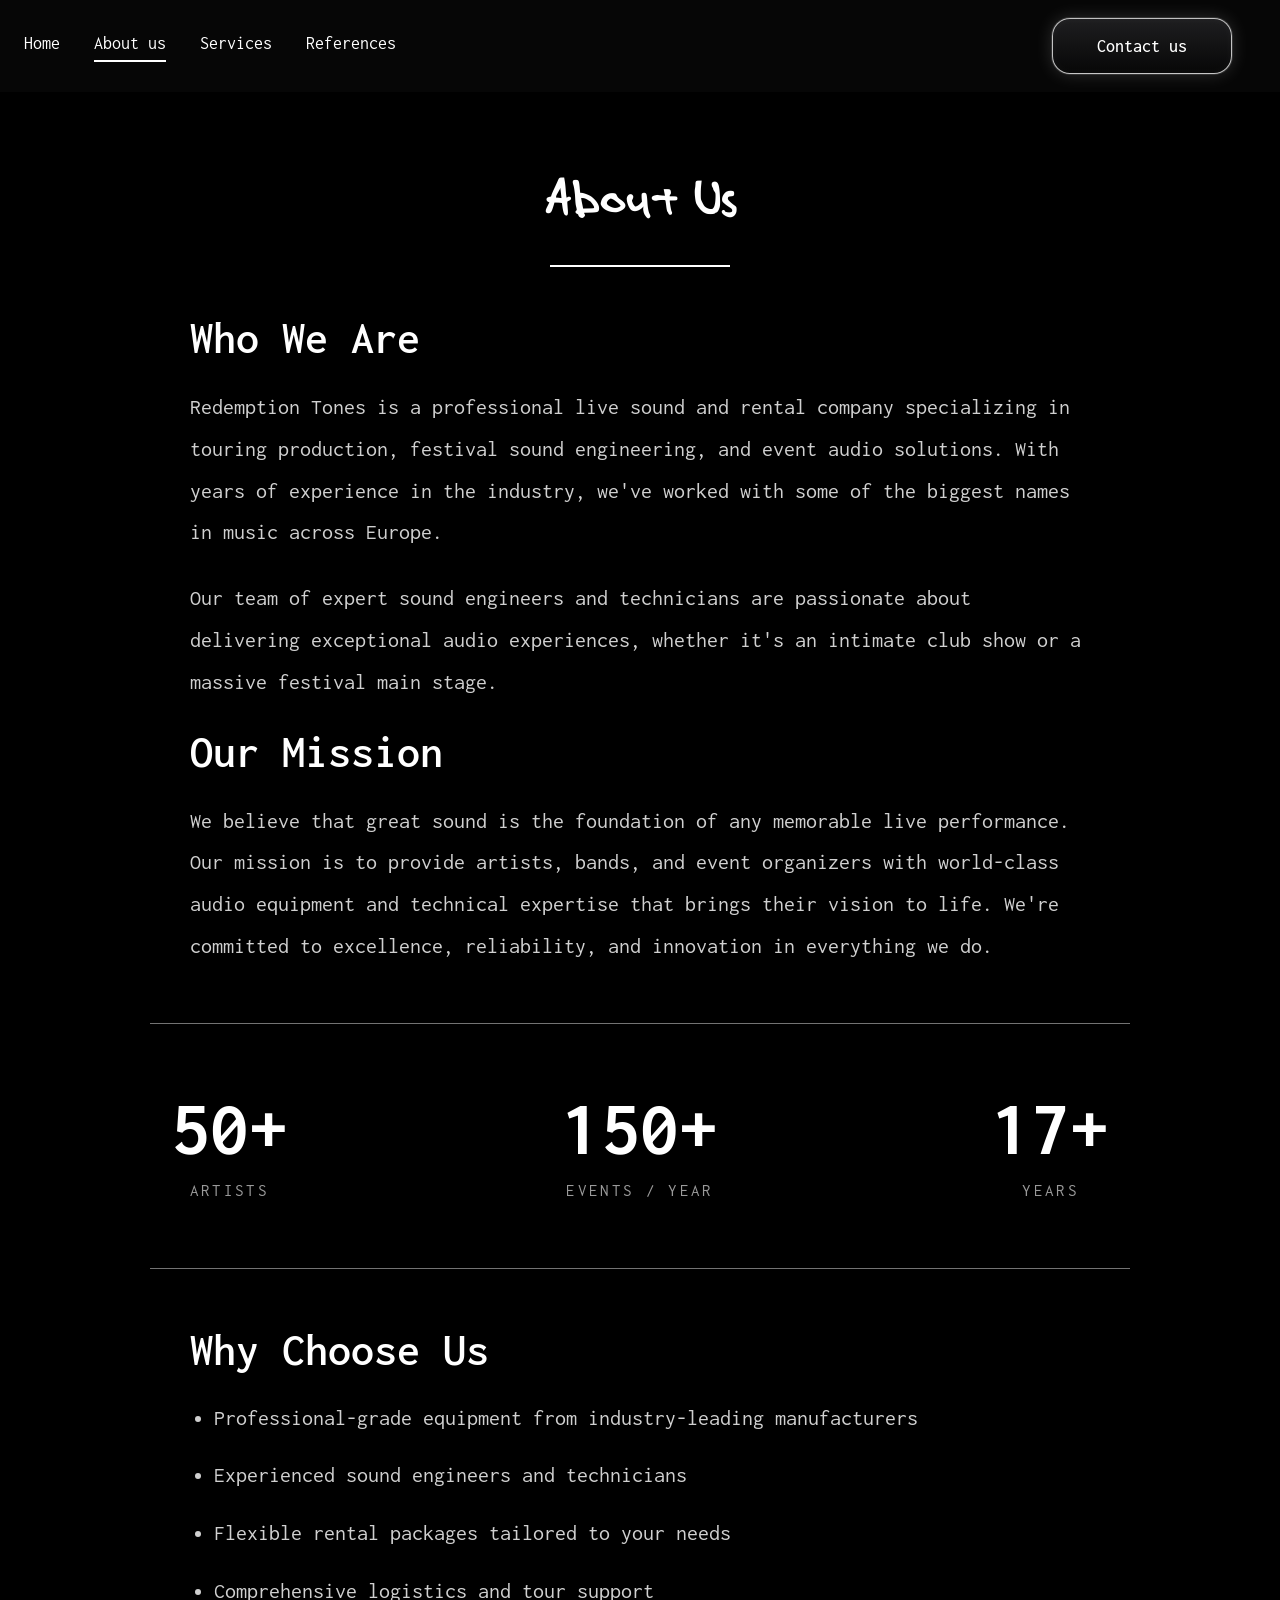
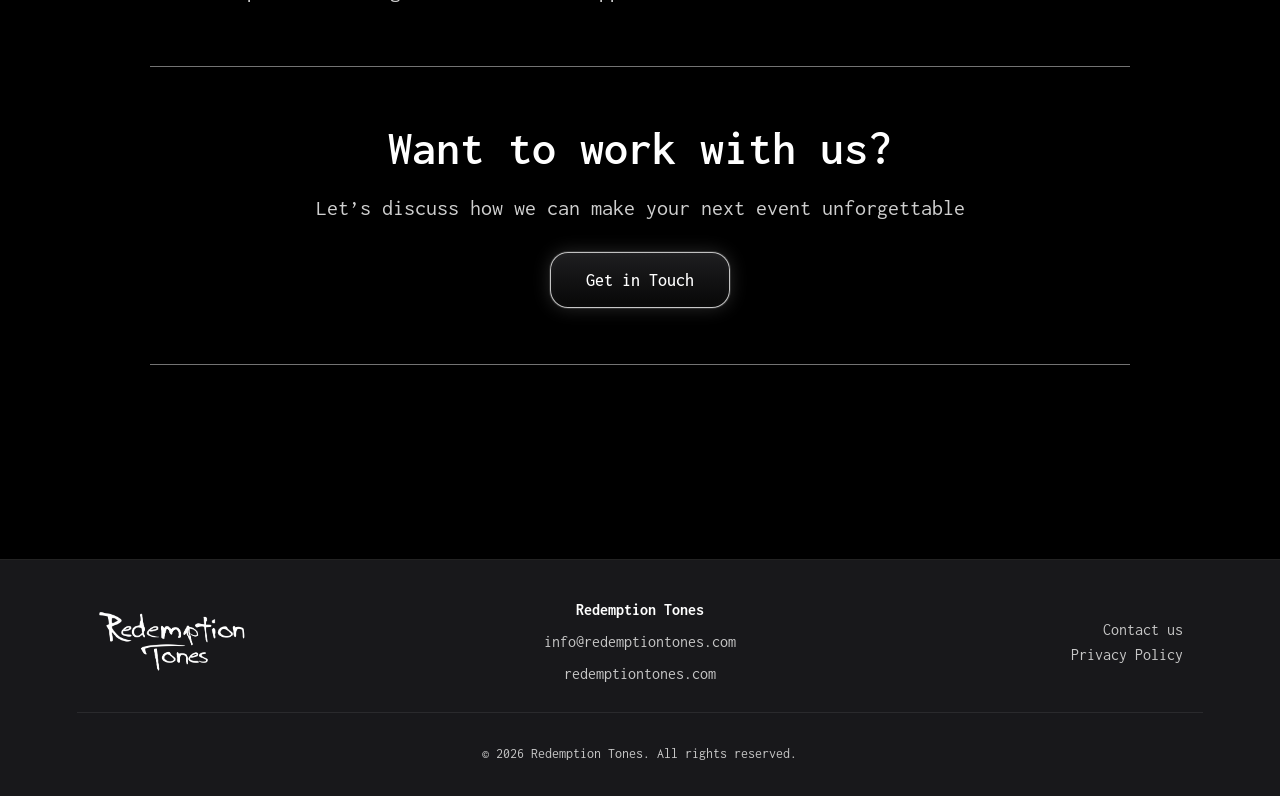
<file: HTML/about.html>
<!DOCTYPE html>
<html lang="en">
<head>
  <meta charset="UTF-8" />
  <meta http-equiv="X-UA-Compatible" content="IE=edge" />
  <meta name="viewport" content="width=device-width, initial-scale=1.0" />
  <title>About Redemption Tones | Touring Live Sound Engineer Europe</title>
  <meta name="description" content="Experienced touring live sound engineer based in Finland, working across Europe with international artists and festivals." />
  <link rel="canonical" href="https://redemptiontones.com/about.html" />
  <link rel="preconnect" href="https://fonts.googleapis.com" />
  <link rel="preconnect" href="https://fonts.gstatic.com" crossorigin />
  <link href="https://fonts.googleapis.com/css2?family=Inconsolata:wght@200..900&display=swap" rel="stylesheet" />
  <link rel="stylesheet" href="/css/styles.css" />
</head>
<body>
  <header class="site-header">
    <nav class="navbar">
      <ul class="nav-links">
        <li><a href="index.html">Home</a></li>
        <li><a href="about.html" class="active">About us</a></li>
        <li><a href="services.html">Services</a></li>
        <li><a href="references.html">References</a></li>
      </ul>

      <a href="#contact-modal" class="cta-button nav-cta">Contact us</a>

      <button class="menu-toggle" aria-label="Open menu" aria-expanded="false" aria-controls="mobile-menu">
        <span></span>
        <span></span>
        <span></span>
      </button>
    </nav>

    <div class="mobile-menu" id="mobile-menu">
      <a href="index.html">Home</a>
      <a href="about.html" class="active">About us</a>
      <a href="services.html">Services</a>
      <a href="references.html">References</a>
      <a href="#contact-modal" class="cta-button mobile-cta">Contact us</a>
    </div>
  </header>

  <main class="page-content about-page">
    <section class="page-hero reveal">
      <h1 class="handwritten-title">About Us</h1>
      <div class="short-line"></div>
    </section>

    <section class="left-text-section reveal">
      <h2 class="h2-left">Who We Are</h2>
      <p class="text-left">
        Redemption Tones is a professional live sound and rental company specializing in touring production, festival sound engineering, and event audio solutions. With years of experience in the industry, we've worked with some of the biggest names in music across Europe.
      </p>
      <p class="text-left">
        Our team of expert sound engineers and technicians are passionate about delivering exceptional audio experiences, whether it's an intimate club show or a massive festival main stage.
      </p>

      <h2 class="h2-left">Our Mission</h2>
      <p class="text-left">
        We believe that great sound is the foundation of any memorable live performance. Our mission is to provide artists, bands, and event organizers with world-class audio equipment and technical expertise that brings their vision to life. We're committed to excellence, reliability, and innovation in everything we do.
      </p>
    </section>

    <div class="line full-line"></div>

    <section class="experience reveal">
      
      <div class="stats-grid">
        <div class="stat-item">
          <h3>50+</h3>
          <p>Artists</p>
        </div>
        <div class="stat-item">
          <h3>150+</h3>
          <p>Events / Year</p>
        </div>
        <div class="stat-item">
          <h3>17+</h3>
          <p>Years</p>
        </div>
      </div>
    </section>

    <div class="line full-line"></div>

    <section class="left-text-section reveal">
      <h2 class="h2-left">Why Choose Us</h2>
      <ul class="features">
        <li>Professional-grade equipment from industry-leading manufacturers</li>
        <li>Experienced sound engineers and technicians</li>
        <li>Flexible rental packages tailored to your needs</li>
        <li>Comprehensive logistics and tour support</li>
      </ul>
    </section>

    <div class="line full-line"></div>

    <section class="cta-section reveal">
      <h2>Want to work with us?</h2>
      <p>Let’s discuss how we can make your next event unforgettable</p>
      <div class="button-wrapper">
        <a href="#contact-modal" class="cta-button">Get in Touch</a>
      </div>
    </section>

    <div class="line full-line"></div>
  </main>

  <footer class="footer reveal">
    <div class="footer-container">
      <div class="footer-logo">
        <img src="/images/logo_rtones.webp" alt="Redemption Tones" />
      </div>

      <div class="footer-info">
        <p><strong>Redemption Tones</strong></p>
        <p><a href="mailto:info@redemptiontones.com">info@redemptiontones.com</a></p>
        <p><a href="https://redemptiontones.com">redemptiontones.com</a></p>
      </div>

      <div class="footer-links">
        <ul>
          <li><a href="#contact-modal">Contact us</a></li>
          <li><a href="privacypolicy.html">Privacy Policy</a></li>
        </ul>
      </div>
    </div>

    <div class="footer-bottom">
      <p>© 2026 Redemption Tones. All rights reserved.</p>
    </div>
  </footer>

  <div id="contact-modal" class="modal-overlay">
    <div class="modal-content">
      <a href="#!" class="modal-close" aria-label="Close contact form">×</a>
      <h2>Contact us</h2>
      <p>Get in touch with Redemption Tones for professional live sound services.</p>

      <form id="contact-form" novalidate>
        <label for="name">Name*</label>
        <input type="text" id="name" name="name" required />

        <label for="email">Email*</label>
        <input type="text" id="email" name="email" required />

        <label for="phone">Phone</label>
        <input type="tel" id="phone" name="phone" />

        <label for="message">Message*</label>
        <textarea id="message" name="message" required></textarea>

        <button type="submit" id="submit">Send Message</button>
        <div id="msg">Message sent!</div>
      </form>
    </div>
  </div>

  <script src="/js/main.js"></script>
</body>
</html>
</file>
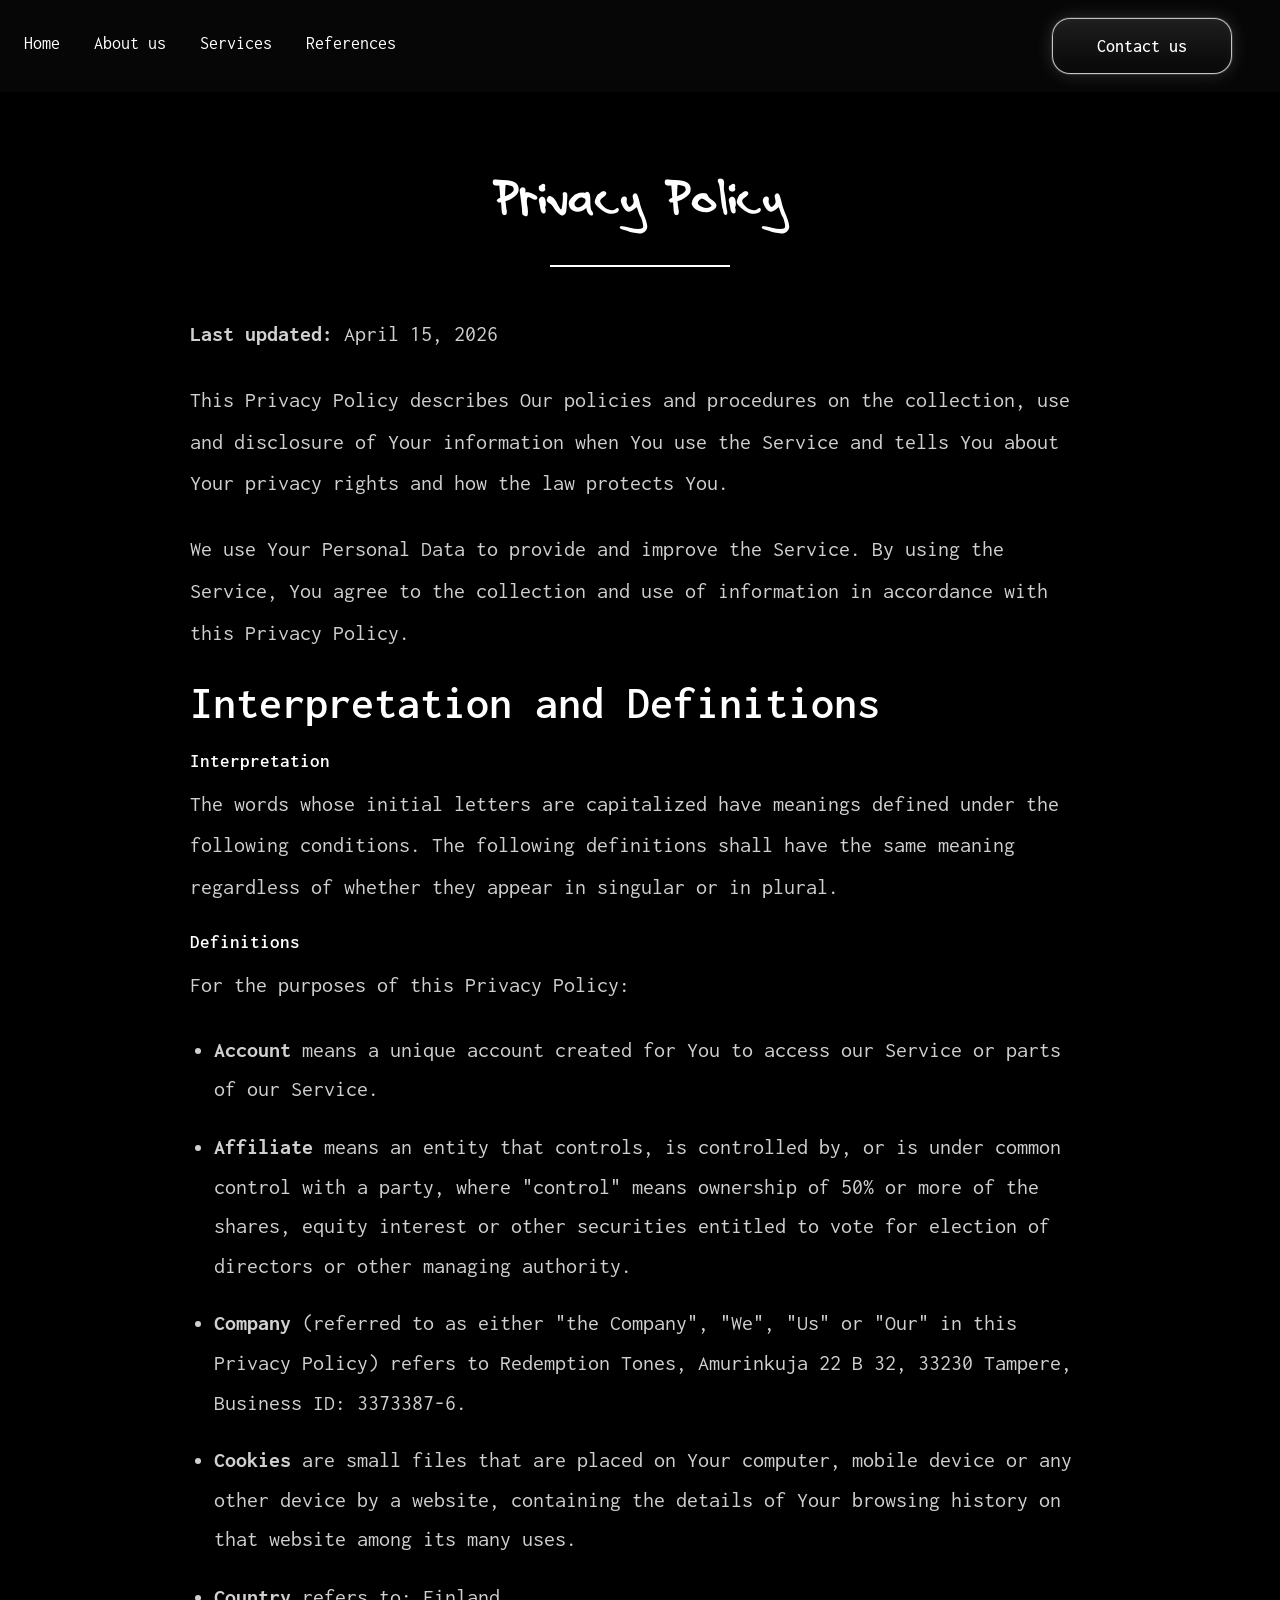
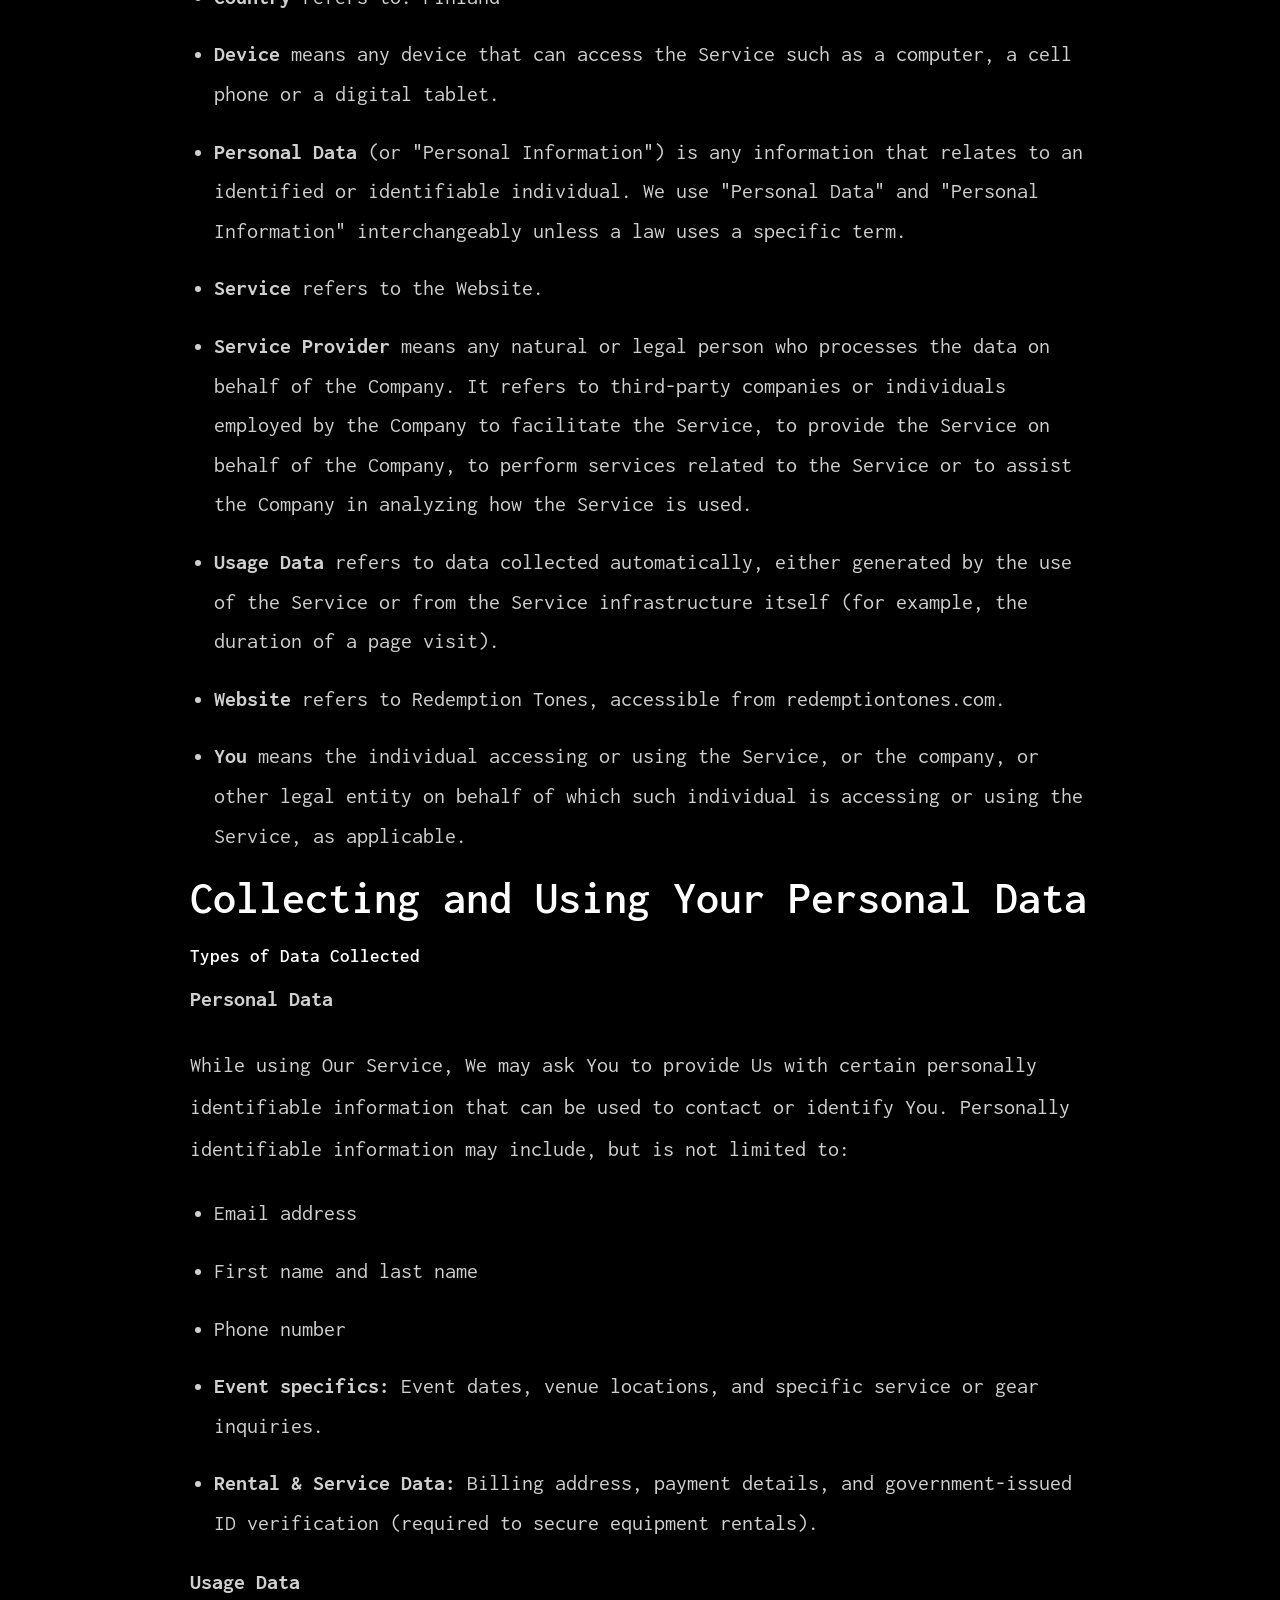
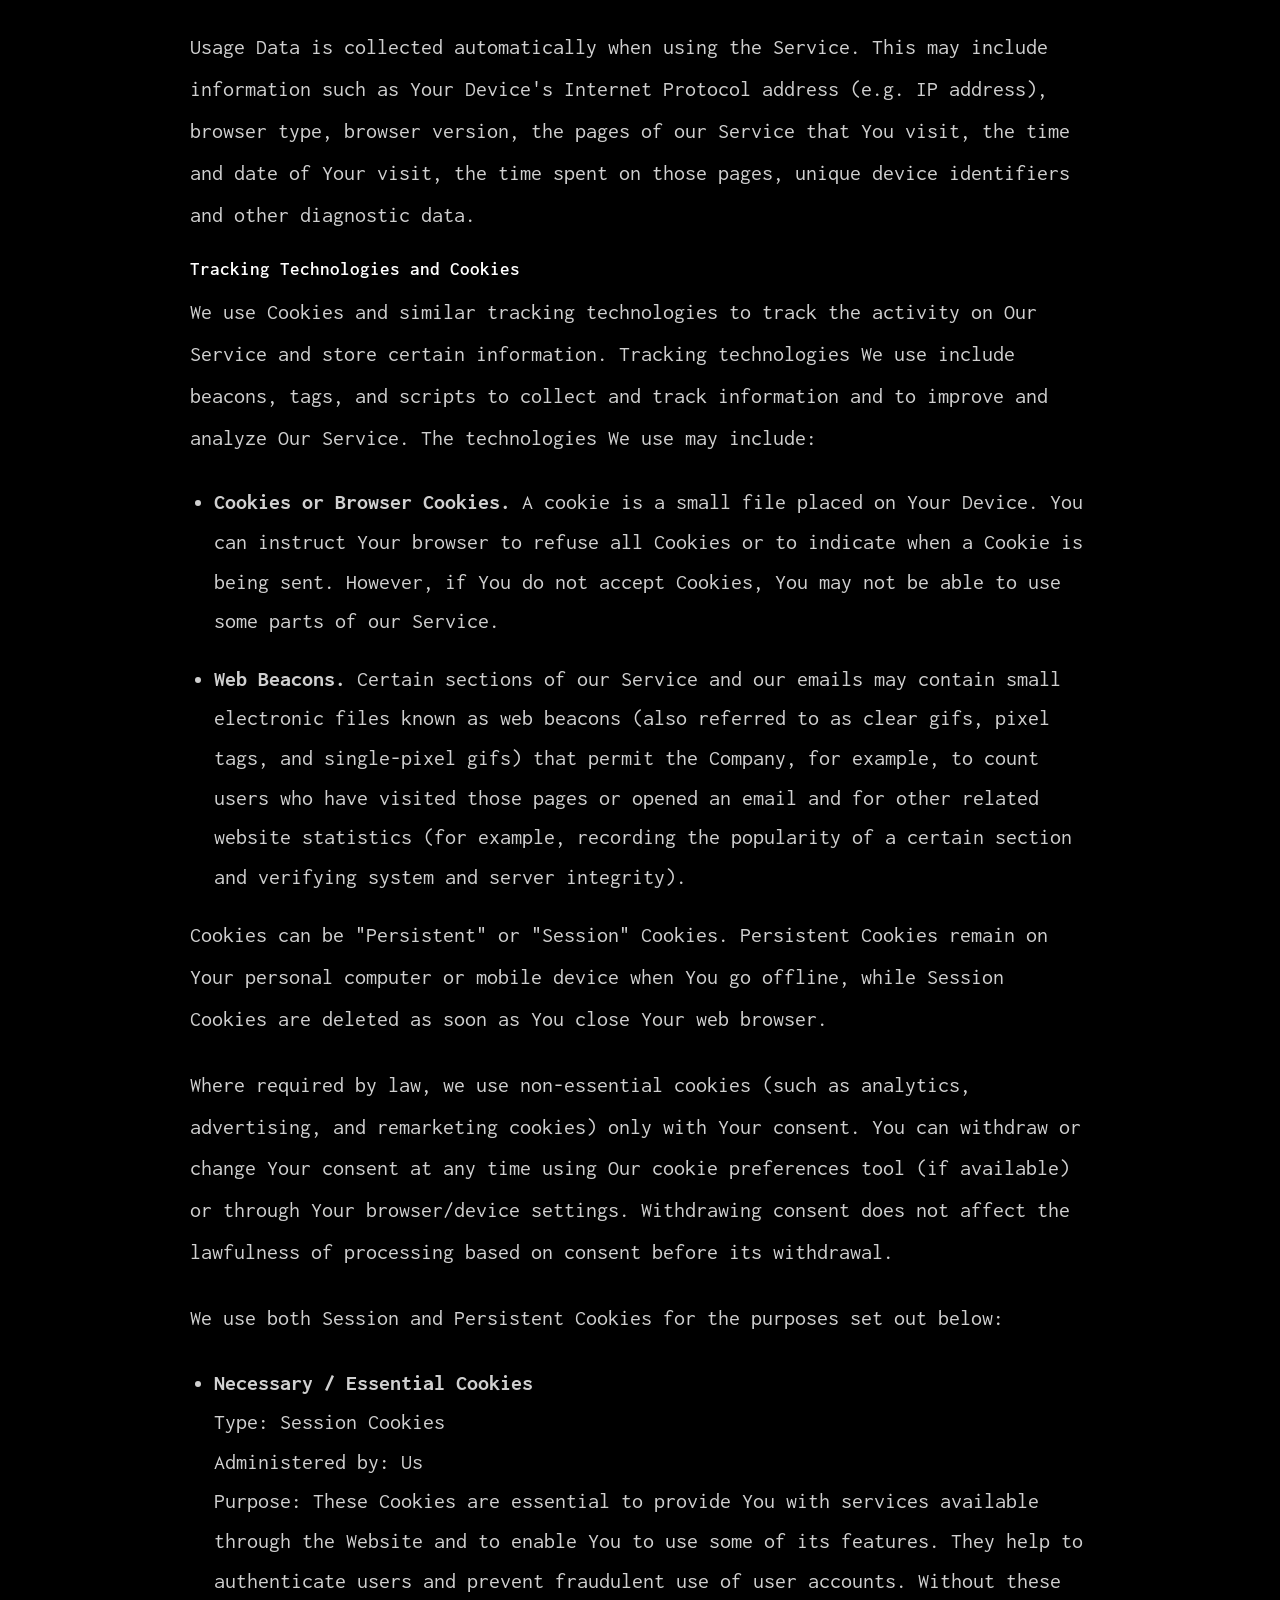
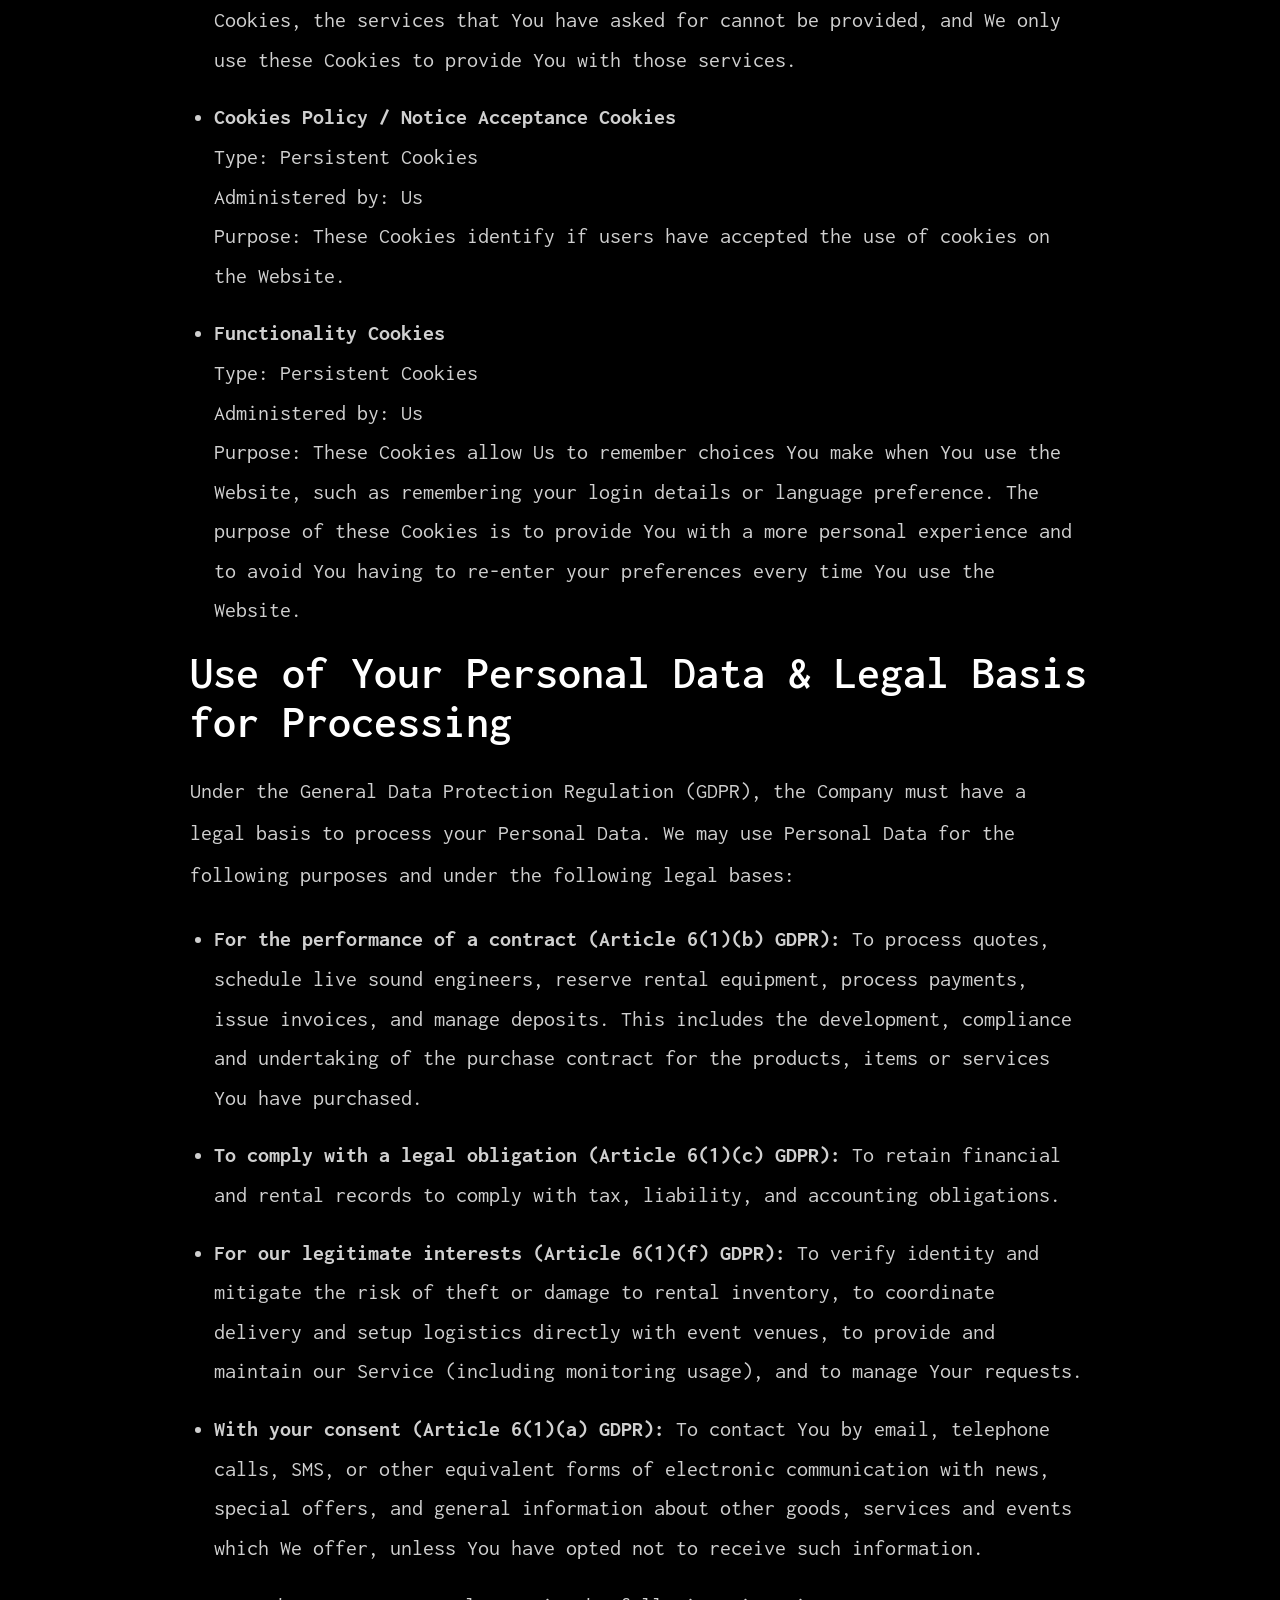
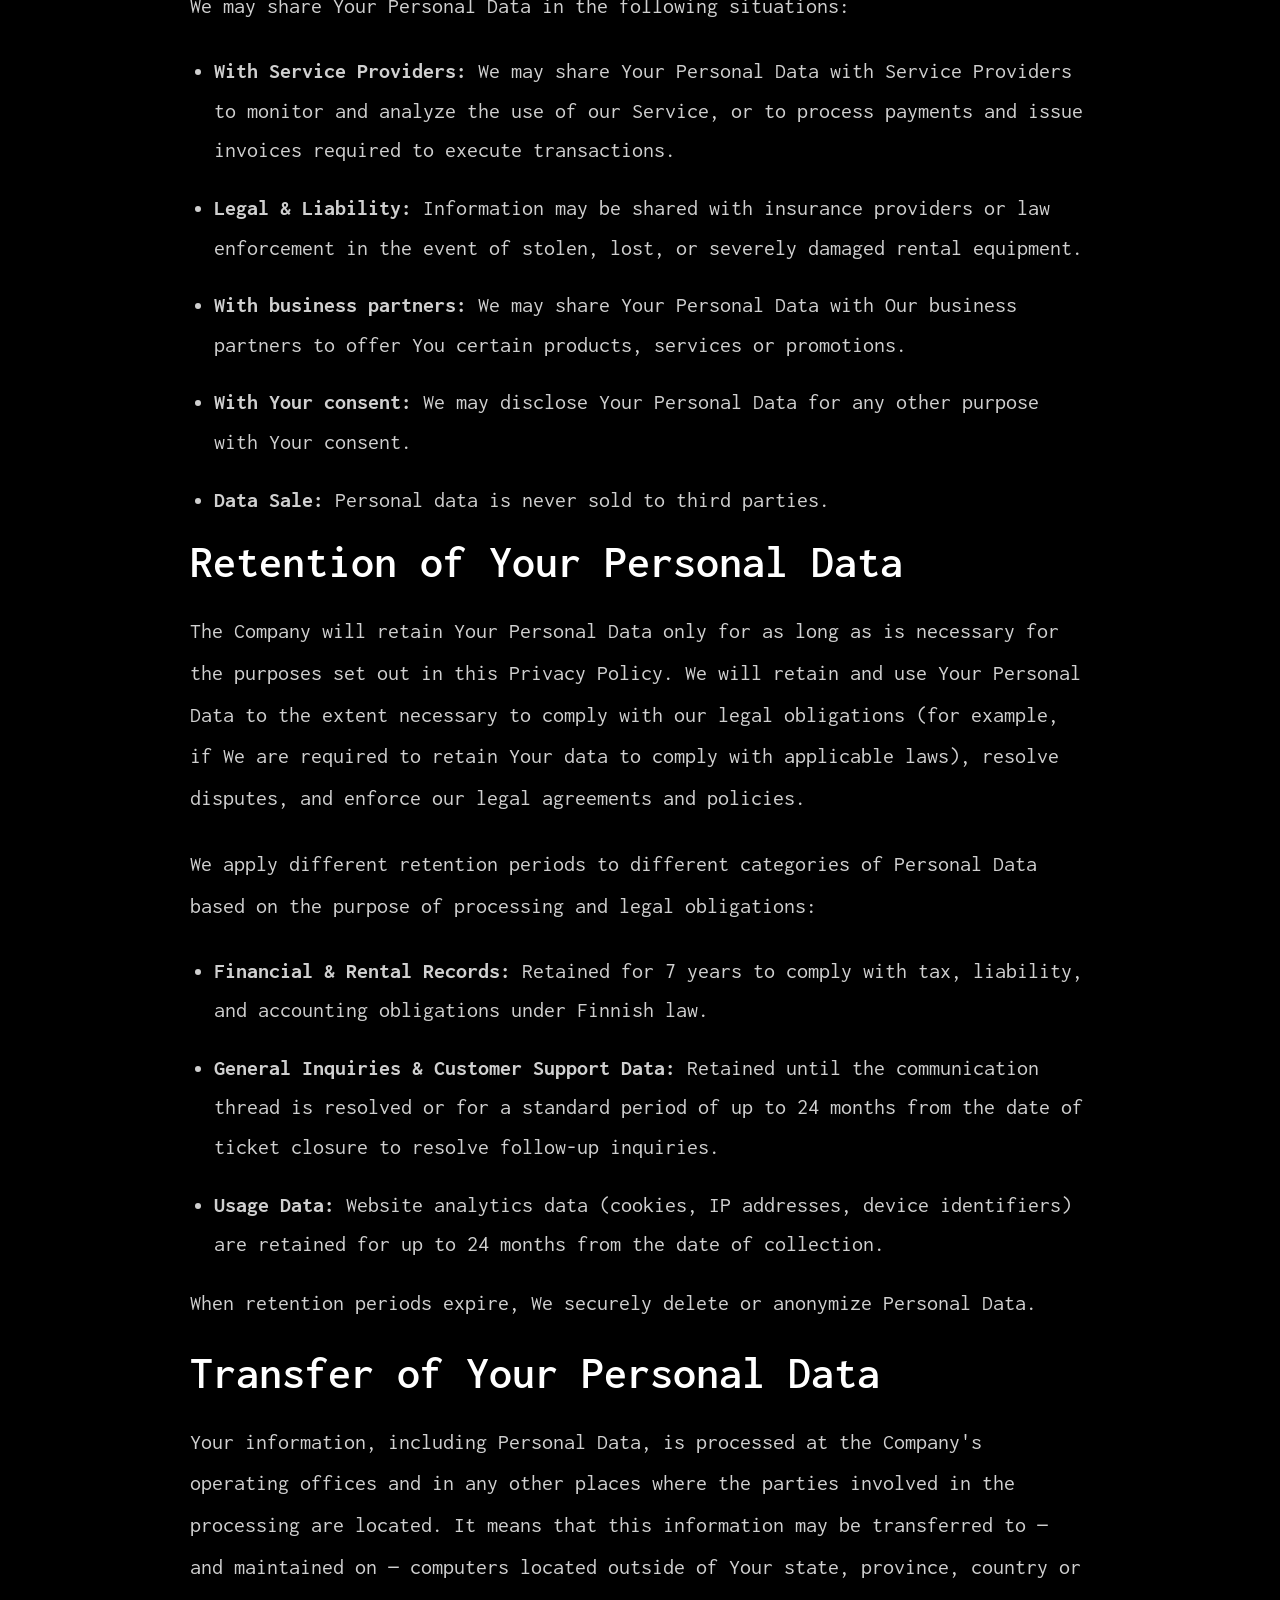
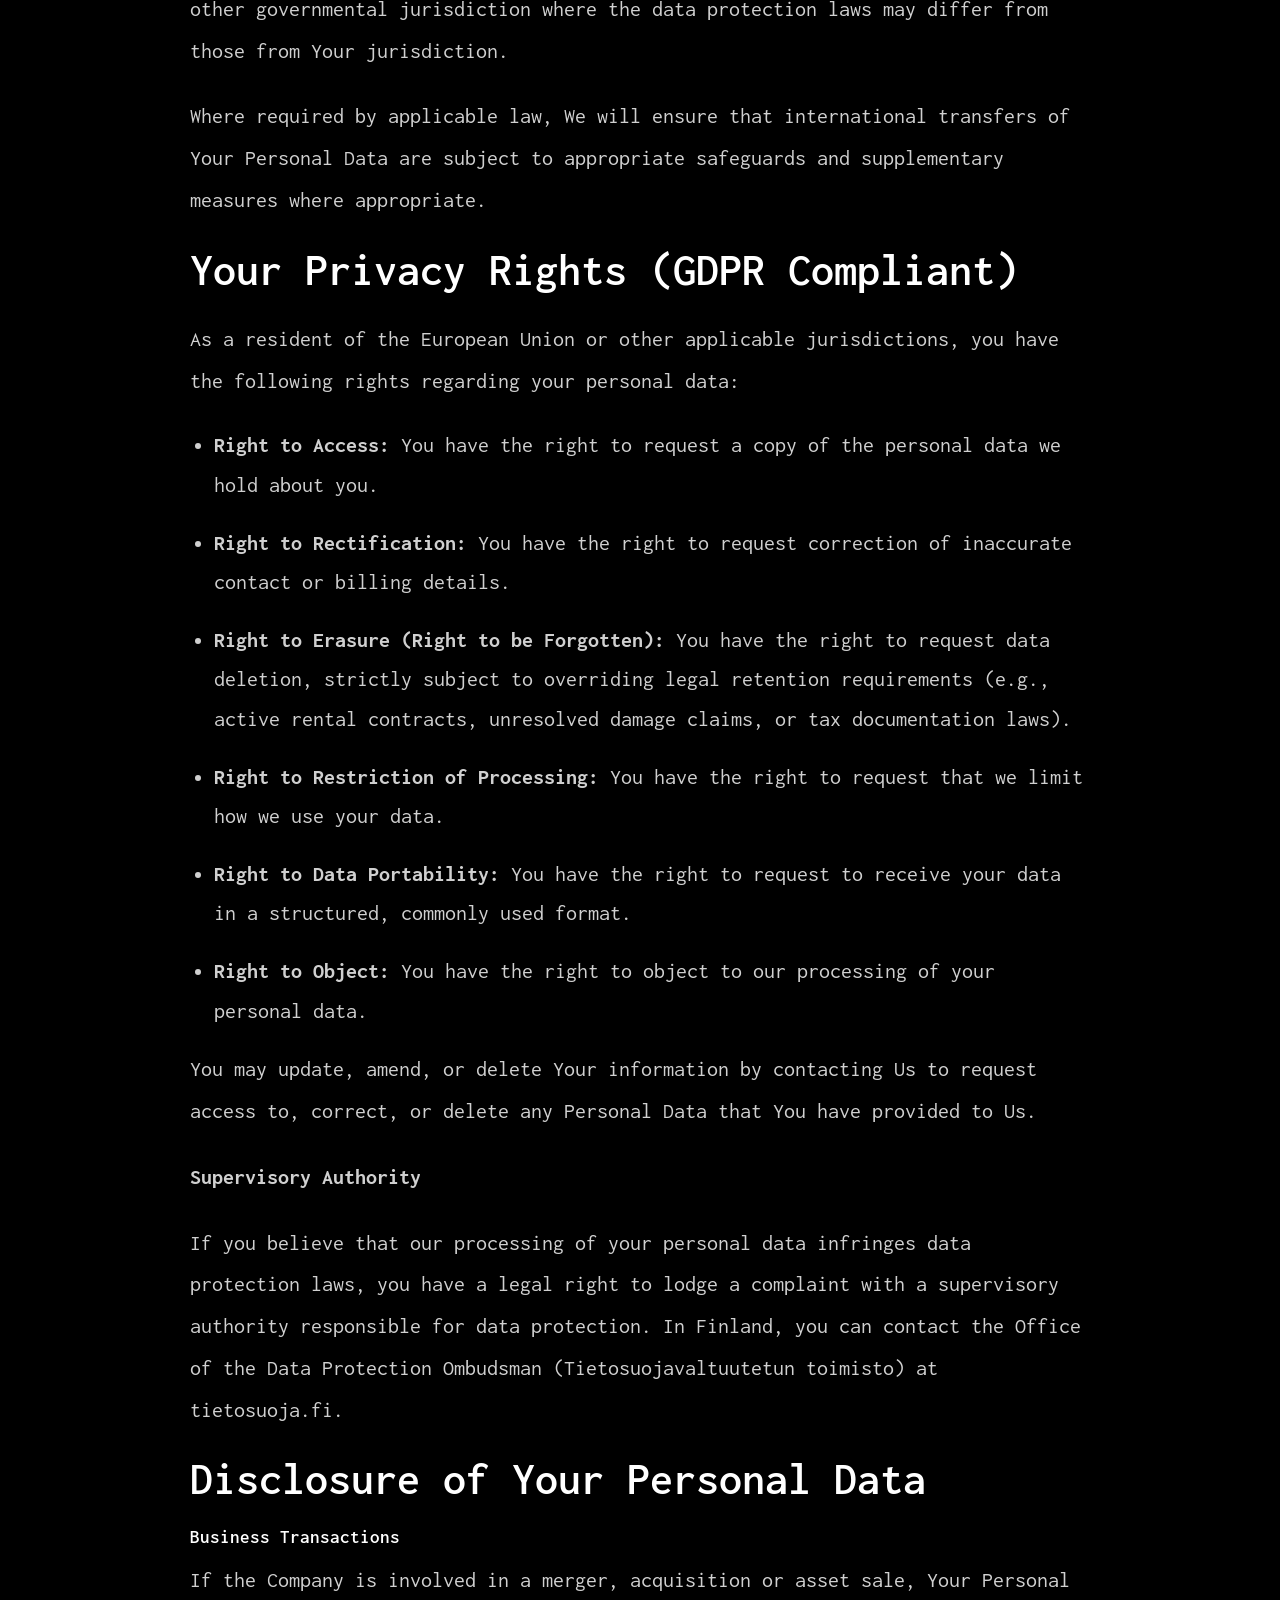
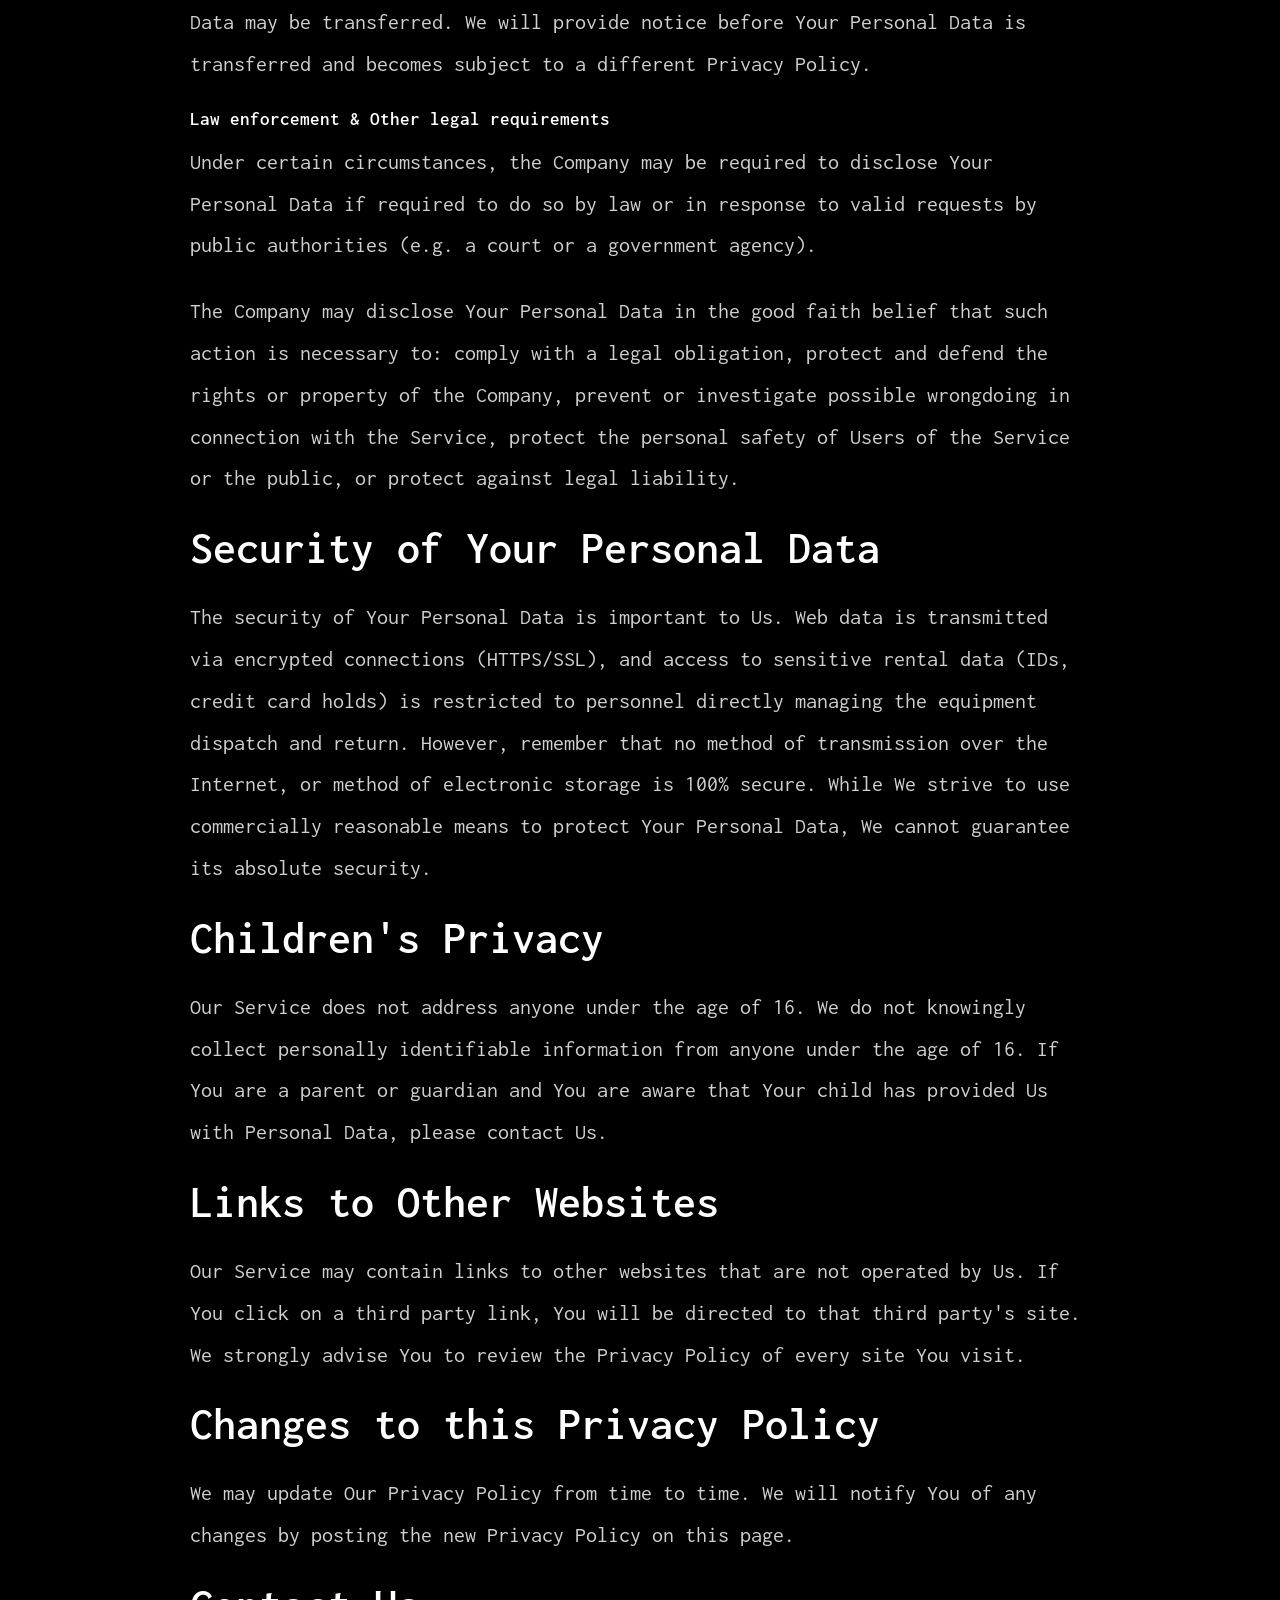
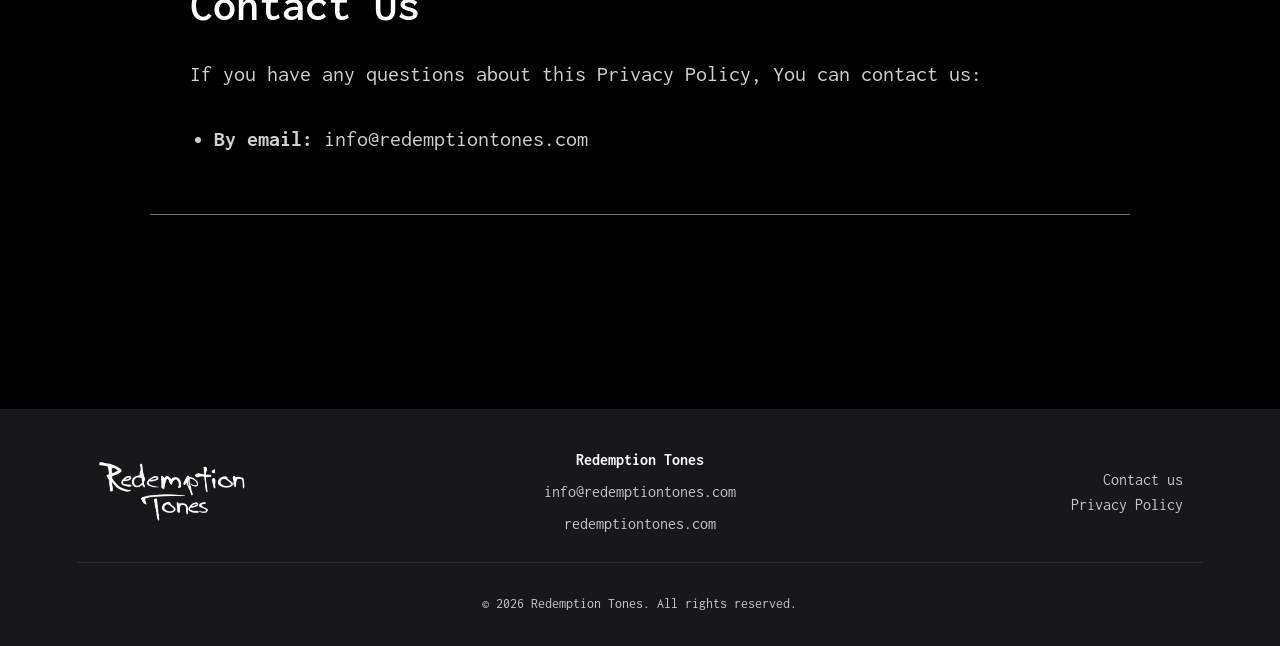
<file: HTML/privacypolicy.html>
<!DOCTYPE html>
<html lang="en">
<head>
  <meta charset="UTF-8" />
  <meta http-equiv="X-UA-Compatible" content="IE=edge" />
  <meta name="viewport" content="width=device-width, initial-scale=1.0" />
  <title>Privacy Policy | Redemption Tones</title>
  <meta name="description" content="Privacy Policy for Redemption Tones." />
  <link rel="canonical" href="https://redemptiontones.com/privacypolicy.html" />
  <link rel="preconnect" href="https://fonts.googleapis.com" />
  <link rel="preconnect" href="https://fonts.gstatic.com" crossorigin />
  <link href="https://fonts.googleapis.com/css2?family=Inconsolata:wght@200..900&display=swap" rel="stylesheet" />
  <link rel="stylesheet" href="/css/styles.css" />
</head>
<body>
  <header class="site-header">
    <nav class="navbar">
      <ul class="nav-links">
        <li><a href="index.html">Home</a></li>
        <li><a href="about.html">About us</a></li>
        <li><a href="services.html">Services</a></li>
        <li><a href="references.html">References</a></li>
      </ul>

      <a href="#contact-modal" class="cta-button nav-cta">Contact us</a>

      <button class="menu-toggle" aria-label="Open menu" aria-expanded="false" aria-controls="mobile-menu">
        <span></span>
        <span></span>
        <span></span>
      </button>
    </nav>

    <div class="mobile-menu" id="mobile-menu">
      <a href="index.html">Home</a>
      <a href="about.html">About us</a>
      <a href="services.html">Services</a>
      <a href="references.html">References</a>
      <a href="#contact-modal" class="cta-button mobile-cta">Contact us</a>
    </div>
  </header>

  <main class="page-content about-page">
    <section class="page-hero">
      <h1 class="handwritten-title">Privacy Policy</h1>
      <div class="short-line"></div>
    </section>

    <section class="left-text-section">
      <p class="text-left"><strong>Last updated:</strong> April 15, 2026</p>
      
      <p class="text-left">This Privacy Policy describes Our policies and procedures on the collection, use and disclosure of Your information when You use the Service and tells You about Your privacy rights and how the law protects You.</p>
      <p class="text-left">We use Your Personal Data to provide and improve the Service. By using the Service, You agree to the collection and use of information in accordance with this Privacy Policy.</p>

      <h2 class="h2-left">Interpretation and Definitions</h2>
      
      <h3 class="key-features-title">Interpretation</h3>
      <p class="text-left">The words whose initial letters are capitalized have meanings defined under the following conditions. The following definitions shall have the same meaning regardless of whether they appear in singular or in plural.</p>

      <h3 class="key-features-title">Definitions</h3>
      <p class="text-left">For the purposes of this Privacy Policy:</p>
      <ul class="features">
        <li><strong>Account</strong> means a unique account created for You to access our Service or parts of our Service.</li>
        <li><strong>Affiliate</strong> means an entity that controls, is controlled by, or is under common control with a party, where "control" means ownership of 50% or more of the shares, equity interest or other securities entitled to vote for election of directors or other managing authority.</li>
        <li><strong>Company</strong> (referred to as either "the Company", "We", "Us" or "Our" in this Privacy Policy) refers to Redemption Tones, Amurinkuja 22 B 32, 33230 Tampere, Business ID: 3373387-6.</li>
        <li><strong>Cookies</strong> are small files that are placed on Your computer, mobile device or any other device by a website, containing the details of Your browsing history on that website among its many uses.</li>
        <li><strong>Country</strong> refers to: Finland</li>
        <li><strong>Device</strong> means any device that can access the Service such as a computer, a cell phone or a digital tablet.</li>
        <li><strong>Personal Data</strong> (or "Personal Information") is any information that relates to an identified or identifiable individual. We use "Personal Data" and "Personal Information" interchangeably unless a law uses a specific term.</li>
        <li><strong>Service</strong> refers to the Website.</li>
        <li><strong>Service Provider</strong> means any natural or legal person who processes the data on behalf of the Company. It refers to third-party companies or individuals employed by the Company to facilitate the Service, to provide the Service on behalf of the Company, to perform services related to the Service or to assist the Company in analyzing how the Service is used.</li>
        <li><strong>Usage Data</strong> refers to data collected automatically, either generated by the use of the Service or from the Service infrastructure itself (for example, the duration of a page visit).</li>
        <li><strong>Website</strong> refers to Redemption Tones, accessible from redemptiontones.com.</li>
        <li><strong>You</strong> means the individual accessing or using the Service, or the company, or other legal entity on behalf of which such individual is accessing or using the Service, as applicable.</li>
      </ul>

      <h2 class="h2-left">Collecting and Using Your Personal Data</h2>
      
      <h3 class="key-features-title">Types of Data Collected</h3>
      
      <p class="text-left"><strong>Personal Data</strong></p>
      <p class="text-left">While using Our Service, We may ask You to provide Us with certain personally identifiable information that can be used to contact or identify You. Personally identifiable information may include, but is not limited to:</p>
      <ul class="features">
        <li>Email address</li>
        <li>First name and last name</li>
        <li>Phone number</li>
        <li><strong>Event specifics:</strong> Event dates, venue locations, and specific service or gear inquiries.</li>
        <li><strong>Rental & Service Data:</strong> Billing address, payment details, and government-issued ID verification (required to secure equipment rentals).</li>
      </ul>

      <p class="text-left"><strong>Usage Data</strong></p>
      <p class="text-left">Usage Data is collected automatically when using the Service. This may include information such as Your Device's Internet Protocol address (e.g. IP address), browser type, browser version, the pages of our Service that You visit, the time and date of Your visit, the time spent on those pages, unique device identifiers and other diagnostic data.</p>

      <h3 class="key-features-title">Tracking Technologies and Cookies</h3>
      <p class="text-left">We use Cookies and similar tracking technologies to track the activity on Our Service and store certain information. Tracking technologies We use include beacons, tags, and scripts to collect and track information and to improve and analyze Our Service. The technologies We use may include:</p>
      <ul class="features">
        <li><strong>Cookies or Browser Cookies.</strong> A cookie is a small file placed on Your Device. You can instruct Your browser to refuse all Cookies or to indicate when a Cookie is being sent. However, if You do not accept Cookies, You may not be able to use some parts of our Service.</li>
        <li><strong>Web Beacons.</strong> Certain sections of our Service and our emails may contain small electronic files known as web beacons (also referred to as clear gifs, pixel tags, and single-pixel gifs) that permit the Company, for example, to count users who have visited those pages or opened an email and for other related website statistics (for example, recording the popularity of a certain section and verifying system and server integrity).</li>
      </ul>
      <p class="text-left">Cookies can be "Persistent" or "Session" Cookies. Persistent Cookies remain on Your personal computer or mobile device when You go offline, while Session Cookies are deleted as soon as You close Your web browser.</p>
      <p class="text-left">Where required by law, we use non-essential cookies (such as analytics, advertising, and remarketing cookies) only with Your consent. You can withdraw or change Your consent at any time using Our cookie preferences tool (if available) or through Your browser/device settings. Withdrawing consent does not affect the lawfulness of processing based on consent before its withdrawal.</p>
      <p class="text-left">We use both Session and Persistent Cookies for the purposes set out below:</p>
      <ul class="features">
        <li><strong>Necessary / Essential Cookies</strong><br>Type: Session Cookies<br>Administered by: Us<br>Purpose: These Cookies are essential to provide You with services available through the Website and to enable You to use some of its features. They help to authenticate users and prevent fraudulent use of user accounts. Without these Cookies, the services that You have asked for cannot be provided, and We only use these Cookies to provide You with those services.</li>
        <li><strong>Cookies Policy / Notice Acceptance Cookies</strong><br>Type: Persistent Cookies<br>Administered by: Us<br>Purpose: These Cookies identify if users have accepted the use of cookies on the Website.</li>
        <li><strong>Functionality Cookies</strong><br>Type: Persistent Cookies<br>Administered by: Us<br>Purpose: These Cookies allow Us to remember choices You make when You use the Website, such as remembering your login details or language preference. The purpose of these Cookies is to provide You with a more personal experience and to avoid You having to re-enter your preferences every time You use the Website.</li>
      </ul>

      <h2 class="h2-left">Use of Your Personal Data & Legal Basis for Processing</h2>
      <p class="text-left">Under the General Data Protection Regulation (GDPR), the Company must have a legal basis to process your Personal Data. We may use Personal Data for the following purposes and under the following legal bases:</p>
      <ul class="features">
        <li><strong>For the performance of a contract (Article 6(1)(b) GDPR):</strong> To process quotes, schedule live sound engineers, reserve rental equipment, process payments, issue invoices, and manage deposits. This includes the development, compliance and undertaking of the purchase contract for the products, items or services You have purchased.</li>
        <li><strong>To comply with a legal obligation (Article 6(1)(c) GDPR):</strong> To retain financial and rental records to comply with tax, liability, and accounting obligations.</li>
        <li><strong>For our legitimate interests (Article 6(1)(f) GDPR):</strong> To verify identity and mitigate the risk of theft or damage to rental inventory, to coordinate delivery and setup logistics directly with event venues, to provide and maintain our Service (including monitoring usage), and to manage Your requests.</li>
        <li><strong>With your consent (Article 6(1)(a) GDPR):</strong> To contact You by email, telephone calls, SMS, or other equivalent forms of electronic communication with news, special offers, and general information about other goods, services and events which We offer, unless You have opted not to receive such information.</li>
      </ul>

      <p class="text-left">We may share Your Personal Data in the following situations:</p>
      <ul class="features">
        <li><strong>With Service Providers:</strong> We may share Your Personal Data with Service Providers to monitor and analyze the use of our Service, or to process payments and issue invoices required to execute transactions.</li>
        <li><strong>Legal & Liability:</strong> Information may be shared with insurance providers or law enforcement in the event of stolen, lost, or severely damaged rental equipment.</li>
        <li><strong>With business partners:</strong> We may share Your Personal Data with Our business partners to offer You certain products, services or promotions.</li>
        <li><strong>With Your consent:</strong> We may disclose Your Personal Data for any other purpose with Your consent.</li>
        <li><strong>Data Sale:</strong> Personal data is never sold to third parties.</li>
      </ul>

      <h2 class="h2-left">Retention of Your Personal Data</h2>
      <p class="text-left">The Company will retain Your Personal Data only for as long as is necessary for the purposes set out in this Privacy Policy. We will retain and use Your Personal Data to the extent necessary to comply with our legal obligations (for example, if We are required to retain Your data to comply with applicable laws), resolve disputes, and enforce our legal agreements and policies.</p>
      <p class="text-left">We apply different retention periods to different categories of Personal Data based on the purpose of processing and legal obligations:</p>
      
      <ul class="features">
        <li><strong>Financial & Rental Records:</strong> Retained for 7 years to comply with tax, liability, and accounting obligations under Finnish law.</li>
        <li><strong>General Inquiries & Customer Support Data:</strong> Retained until the communication thread is resolved or for a standard period of up to 24 months from the date of ticket closure to resolve follow-up inquiries.</li>
        <li><strong>Usage Data:</strong> Website analytics data (cookies, IP addresses, device identifiers) are retained for up to 24 months from the date of collection.</li>
      </ul>
      
      <p class="text-left">When retention periods expire, We securely delete or anonymize Personal Data.</p>

      <h2 class="h2-left">Transfer of Your Personal Data</h2>
      <p class="text-left">Your information, including Personal Data, is processed at the Company's operating offices and in any other places where the parties involved in the processing are located. It means that this information may be transferred to — and maintained on — computers located outside of Your state, province, country or other governmental jurisdiction where the data protection laws may differ from those from Your jurisdiction.</p>
      <p class="text-left">Where required by applicable law, We will ensure that international transfers of Your Personal Data are subject to appropriate safeguards and supplementary measures where appropriate.</p>

      <h2 class="h2-left">Your Privacy Rights (GDPR Compliant)</h2>
      <p class="text-left">As a resident of the European Union or other applicable jurisdictions, you have the following rights regarding your personal data:</p>
      <ul class="features">
        <li><strong>Right to Access:</strong> You have the right to request a copy of the personal data we hold about you.</li>
        <li><strong>Right to Rectification:</strong> You have the right to request correction of inaccurate contact or billing details.</li>
        <li><strong>Right to Erasure (Right to be Forgotten):</strong> You have the right to request data deletion, strictly subject to overriding legal retention requirements (e.g., active rental contracts, unresolved damage claims, or tax documentation laws).</li>
        <li><strong>Right to Restriction of Processing:</strong> You have the right to request that we limit how we use your data.</li>
        <li><strong>Right to Data Portability:</strong> You have the right to request to receive your data in a structured, commonly used format.</li>
        <li><strong>Right to Object:</strong> You have the right to object to our processing of your personal data.</li>
      </ul>
      <p class="text-left">You may update, amend, or delete Your information by contacting Us to request access to, correct, or delete any Personal Data that You have provided to Us.</p>
      
      <p class="text-left"><strong>Supervisory Authority</strong></p>
      <p class="text-left">If you believe that our processing of your personal data infringes data protection laws, you have a legal right to lodge a complaint with a supervisory authority responsible for data protection. In Finland, you can contact the Office of the Data Protection Ombudsman (Tietosuojavaltuutetun toimisto) at <a href="https://tietosuoja.fi/" target="_blank" rel="noopener">tietosuoja.fi</a>.</p>

      <h2 class="h2-left">Disclosure of Your Personal Data</h2>
      
      <h3 class="key-features-title">Business Transactions</h3>
      <p class="text-left">If the Company is involved in a merger, acquisition or asset sale, Your Personal Data may be transferred. We will provide notice before Your Personal Data is transferred and becomes subject to a different Privacy Policy.</p>

      <h3 class="key-features-title">Law enforcement & Other legal requirements</h3>
      <p class="text-left">Under certain circumstances, the Company may be required to disclose Your Personal Data if required to do so by law or in response to valid requests by public authorities (e.g. a court or a government agency).</p>
      <p class="text-left">The Company may disclose Your Personal Data in the good faith belief that such action is necessary to: comply with a legal obligation, protect and defend the rights or property of the Company, prevent or investigate possible wrongdoing in connection with the Service, protect the personal safety of Users of the Service or the public, or protect against legal liability.</p>

      <h2 class="h2-left">Security of Your Personal Data</h2>
      <p class="text-left">The security of Your Personal Data is important to Us. Web data is transmitted via encrypted connections (HTTPS/SSL), and access to sensitive rental data (IDs, credit card holds) is restricted to personnel directly managing the equipment dispatch and return. However, remember that no method of transmission over the Internet, or method of electronic storage is 100% secure. While We strive to use commercially reasonable means to protect Your Personal Data, We cannot guarantee its absolute security.</p>

      <h2 class="h2-left">Children's Privacy</h2>
      <p class="text-left">Our Service does not address anyone under the age of 16. We do not knowingly collect personally identifiable information from anyone under the age of 16. If You are a parent or guardian and You are aware that Your child has provided Us with Personal Data, please contact Us.</p>

      <h2 class="h2-left">Links to Other Websites</h2>
      <p class="text-left">Our Service may contain links to other websites that are not operated by Us. If You click on a third party link, You will be directed to that third party's site. We strongly advise You to review the Privacy Policy of every site You visit.</p>

      <h2 class="h2-left">Changes to this Privacy Policy</h2>
      <p class="text-left">We may update Our Privacy Policy from time to time. We will notify You of any changes by posting the new Privacy Policy on this page.</p>

      <h2 class="h2-left">Contact Us</h2>
      <p class="text-left">If you have any questions about this Privacy Policy, You can contact us:</p>
      <ul class="features">
        <li><strong>By email:</strong> <a href="mailto:info@redemptiontones.com">info@redemptiontones.com</a></li>
      </ul>
    </section>

    <div class="line full-line"></div>
  </main>

  <footer class="footer">
    <div class="footer-container">
      <div class="footer-logo">
        <img src="/images/logo_rtones.webp" alt="Redemption Tones" />
      </div>

      <div class="footer-info">
        <p><strong>Redemption Tones</strong></p>
        <p><a href="mailto:info@redemptiontones.com">info@redemptiontones.com</a></p>
        <p><a href="https://redemptiontones.com">redemptiontones.com</a></p>
      </div>

      <div class="footer-links">
        <ul>
          <li><a href="#contact-modal">Contact us</a></li>
          <li><a href="privacypolicy.html">Privacy Policy</a></li>
        </ul>
      </div>
    </div>

    <div class="footer-bottom">
      <p>© 2026 Redemption Tones. All rights reserved.</p>
    </div>
  </footer>

  <div id="contact-modal" class="modal-overlay">
    <div class="modal-content">
      <a href="#!" class="modal-close" aria-label="Close contact form">×</a>
      <h2>Contact us</h2>
      <p>Get in touch with Redemption Tones for professional live sound services.</p>

      <form id="contact-form" novalidate>
        <label for="name">Name*</label>
        <input type="text" id="name" name="name" required />

        <label for="email">Email*</label>
        <input type="text" id="email" name="email" required />

        <label for="phone">Phone</label>
        <input type="tel" id="phone" name="phone" />

        <label for="message">Message*</label>
        <textarea id="message" name="message" required></textarea>

        <button type="submit" id="submit">Send Message</button>
        <div id="msg">Message sent!</div>
      </form>
    </div>
  </div>

  <script src="/js/main.js"></script>
</body>
</html>
</file>
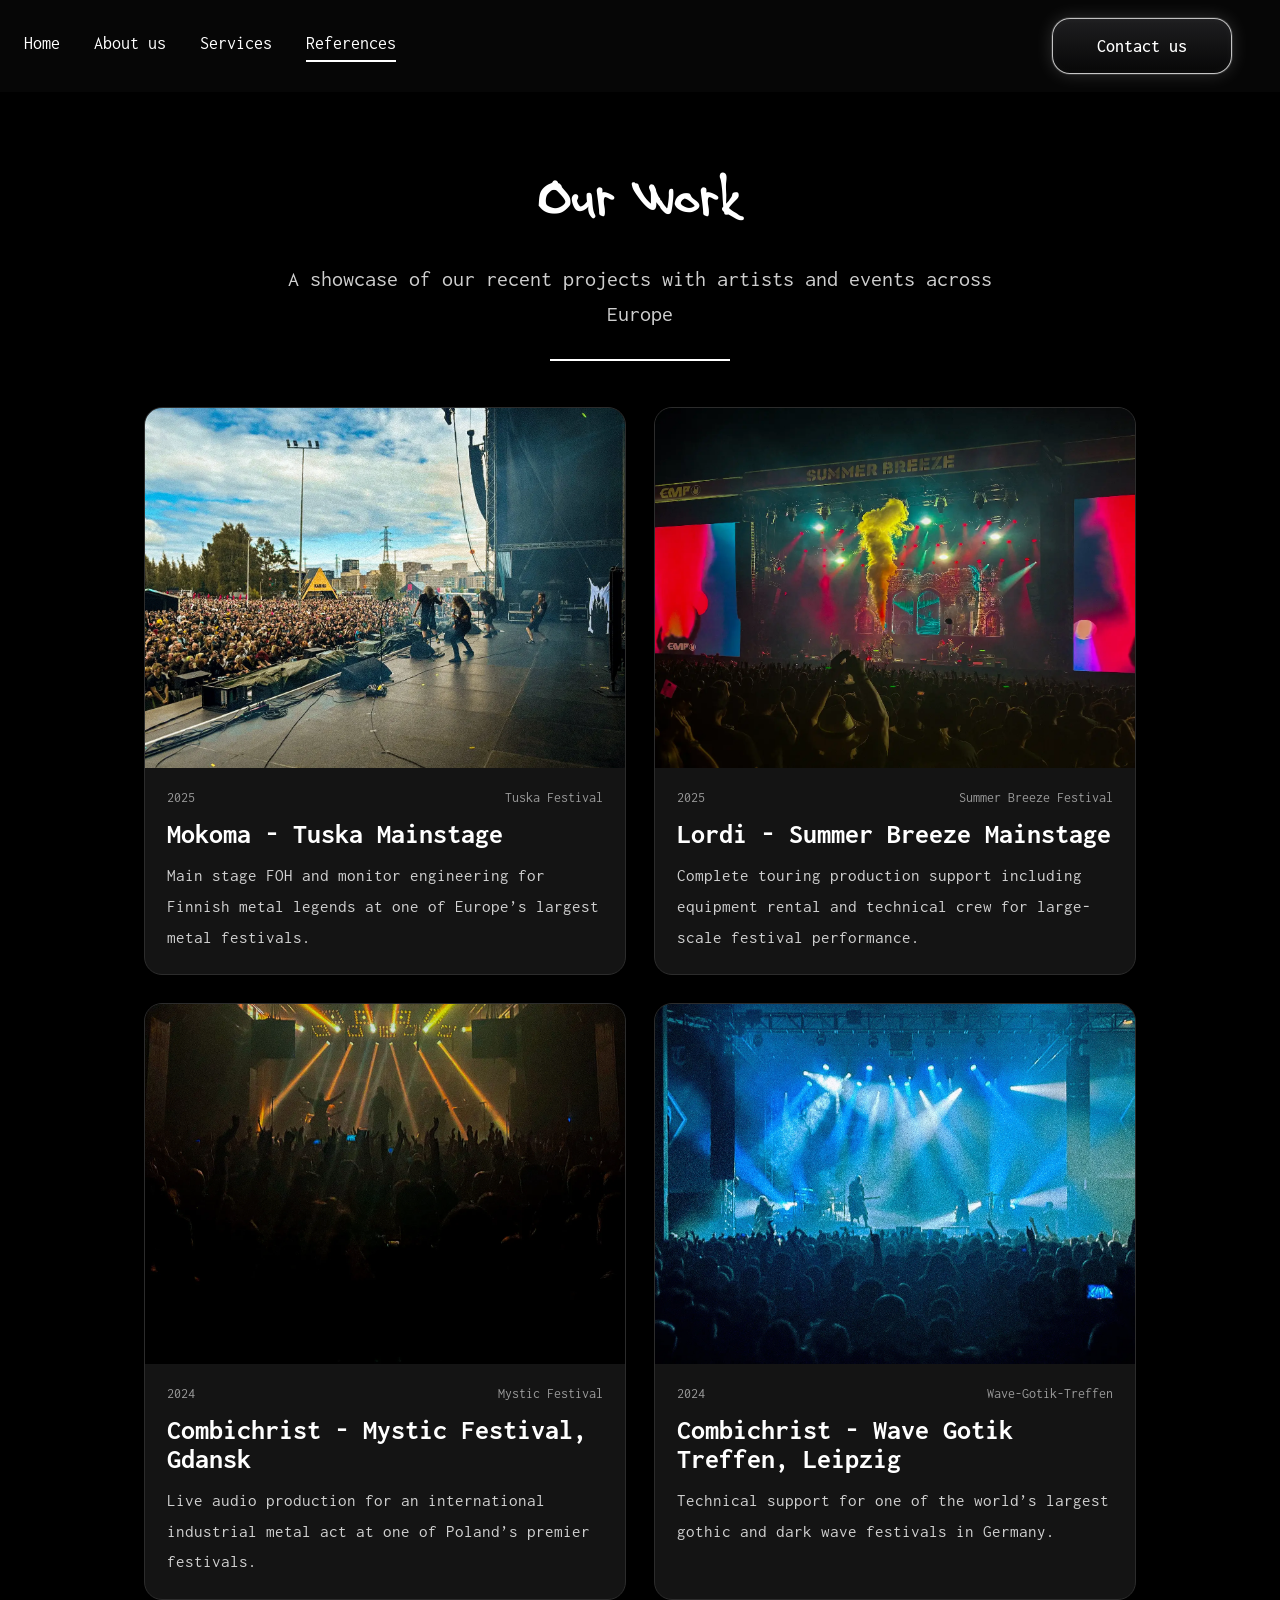
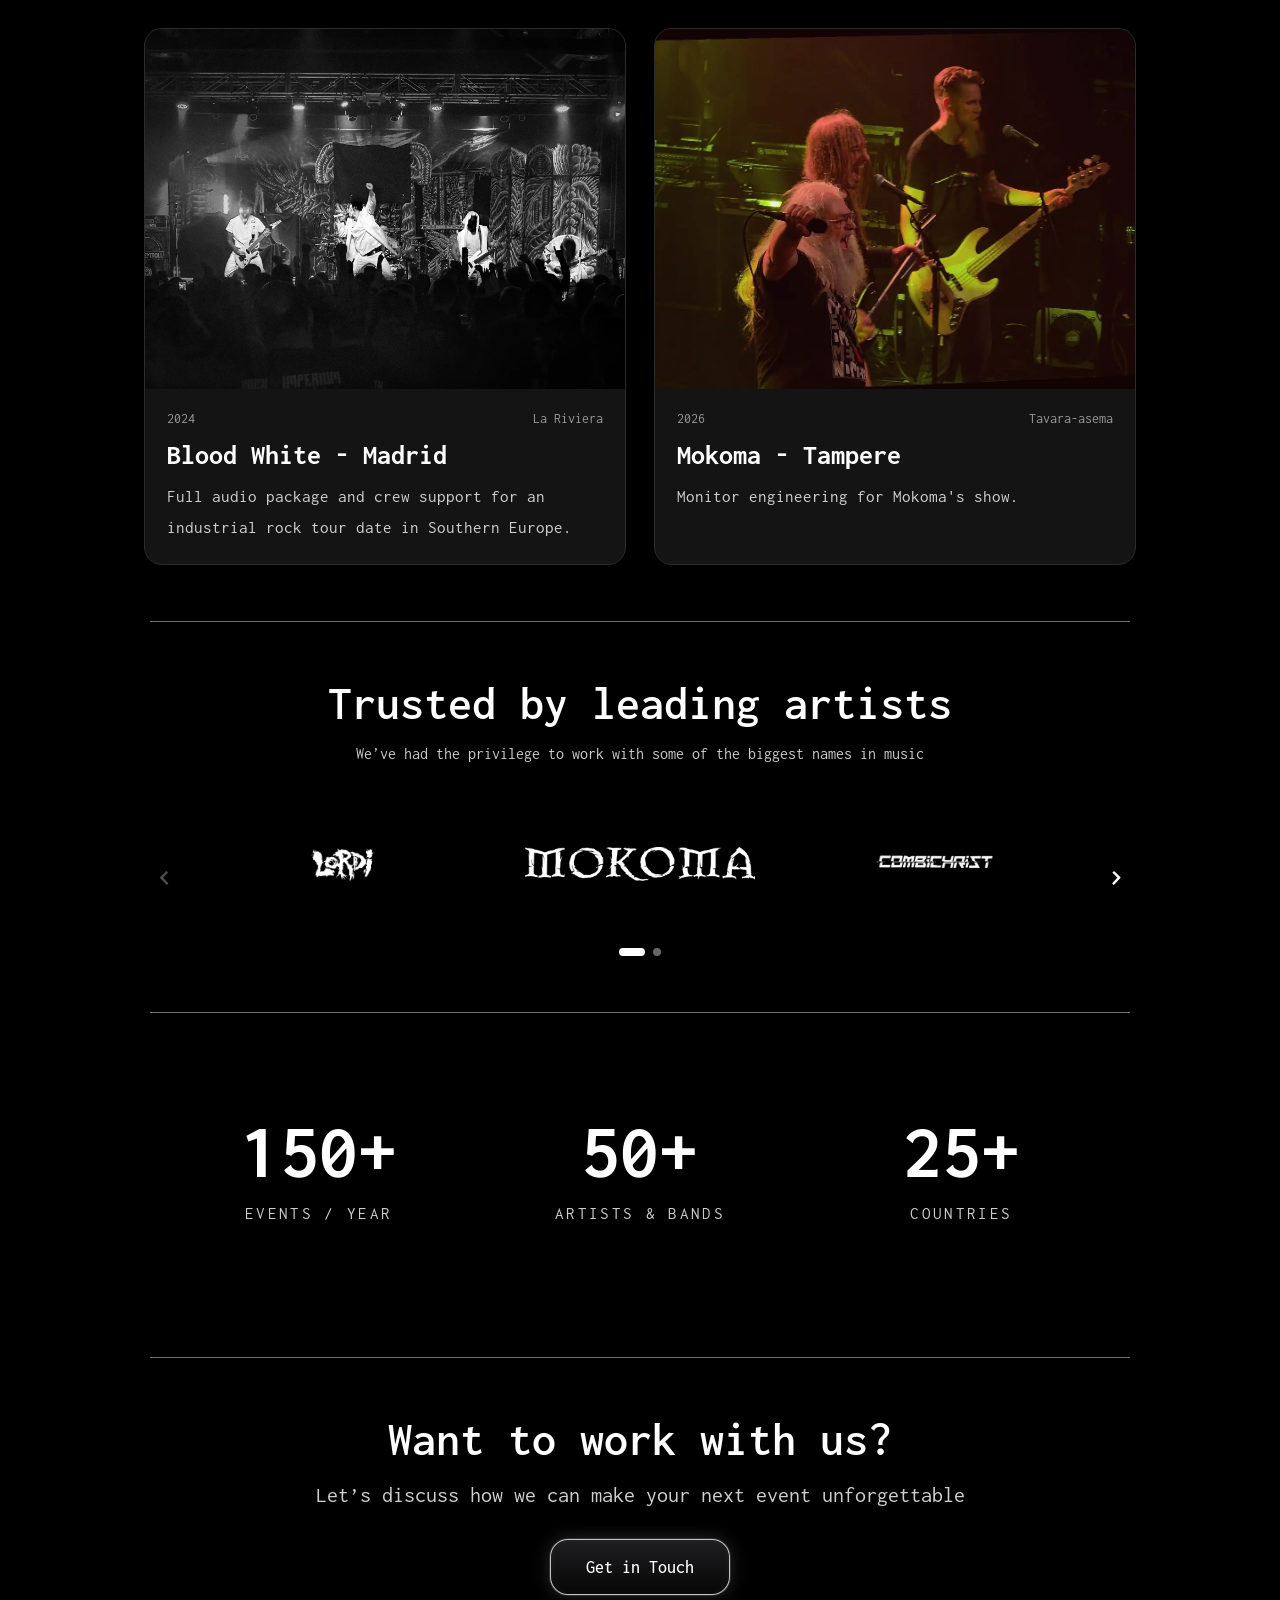
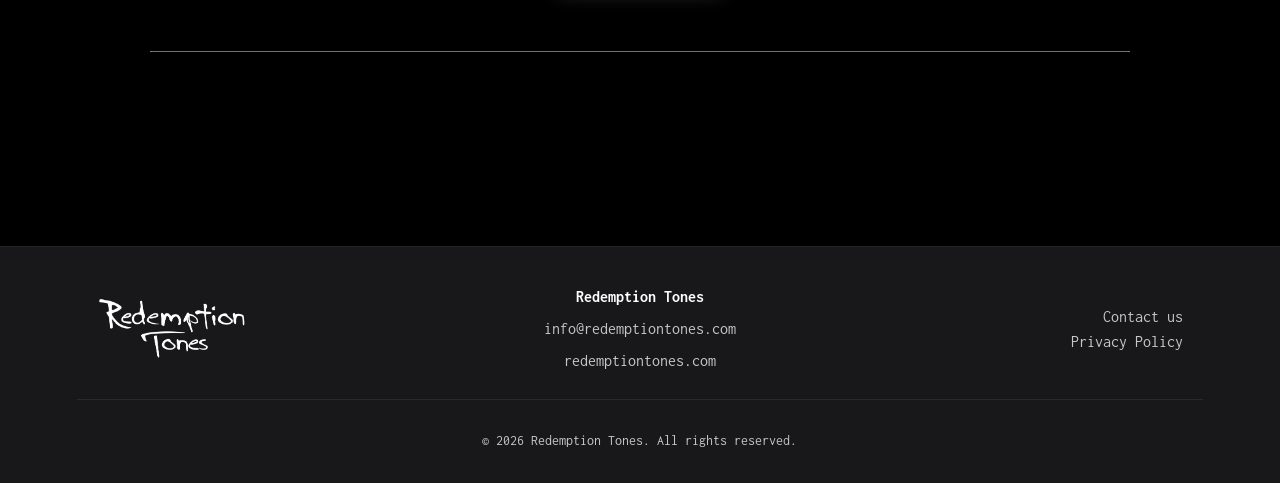
<file: HTML/references.html>
<!DOCTYPE html>
<html lang="en">
<head>
  <meta charset="UTF-8" />
  <meta http-equiv="X-UA-Compatible" content="IE=edge" />
  <meta name="viewport" content="width=device-width, initial-scale=1.0" />
  <title>Touring Live Sound Projects & References Across Europe | Redemption Tones</title>
  <meta name="description" content="Explore live sound and touring audio projects by Redemption Tones across Europe. Trusted by international artists, bands and festivals for professional sound engineering." />
  <link rel="canonical" href="https://redemptiontones.com/references.html" />
  <link rel="preconnect" href="https://fonts.googleapis.com" />
  <link rel="preconnect" href="https://fonts.gstatic.com" crossorigin />
  <link href="https://fonts.googleapis.com/css2?family=Inconsolata:wght@200..900&display=swap" rel="stylesheet" />
  <link rel="stylesheet" href="/css/styles.css" />
</head>
<body>
  <header class="site-header">
    <nav class="navbar">
      <ul class="nav-links">
        <li><a href="index.html">Home</a></li>
        <li><a href="about.html">About us</a></li>
        <li><a href="services.html">Services</a></li>
        <li><a href="references.html" class="active">References</a></li>
      </ul>

      <a href="#contact-modal" class="cta-button nav-cta">Contact us</a>

      <button class="menu-toggle" aria-label="Open menu" aria-expanded="false" aria-controls="mobile-menu">
        <span></span>
        <span></span>
        <span></span>
      </button>
    </nav>

    <div class="mobile-menu" id="mobile-menu">
      <a href="index.html">Home</a>
      <a href="about.html">About us</a>
      <a href="services.html">Services</a>
      <a href="references.html" class="active">References</a>
      <a href="#contact-modal" class="cta-button mobile-cta">Contact us</a>
    </div>
  </header>

  <main class="page-content references-page">
    <section class="page-hero reveal">
      <h1 class="handwritten-title">Our Work</h1>
      <p class="page-hero-text">A showcase of our recent projects with artists and events across Europe</p>
      <div class="short-line"></div>
    </section>

    <section class="projects-grid reveal">
      <article class="project-card">
        <img src="/images/mokoma_tuska.webp" alt="Mokoma - Tuska Mainstage" />
        <div class="project-info">
          <div class="project-meta">
            <span>2025</span>
            <span>Tuska Festival</span>
          </div>
          <h3>Mokoma - Tuska Mainstage</h3>
          <p>Main stage FOH and monitor engineering for Finnish metal legends at one of Europe’s largest metal festivals.</p>
        </div>
      </article>

      <article class="project-card">
        <img src="/images/lordi_summer_breeze.webp" alt="Lordi - Summer Breeze Mainstage" />
        <div class="project-info">
          <div class="project-meta">
            <span>2025</span>
            <span>Summer Breeze Festival</span>
          </div>
          <h3>Lordi - Summer Breeze Mainstage</h3>
          <p>Complete touring production support including equipment rental and technical crew for large-scale festival performance.</p>
        </div>
      </article>

      <article class="project-card">
        <img src="/images/combichrist_mystic.webp" alt="Combichrist - Mystic Festival, Gdansk" />
        <div class="project-info">
          <div class="project-meta">
            <span>2024</span>
            <span>Mystic Festival</span>
          </div>
          <h3>Combichrist - Mystic Festival, Gdansk</h3>
          <p>Live audio production for an international industrial metal act at one of Poland’s premier festivals.</p>
        </div>
      </article>

      <article class="project-card">
        <img src="/images/combichrist_wave_gottik.webp" alt="Combichrist - Wave Gotik Treffen, Leipzig" />
        <div class="project-info">
          <div class="project-meta">
            <span>2024</span>
            <span>Wave-Gotik-Treffen</span>
          </div>
          <h3>Combichrist - Wave Gotik Treffen, Leipzig</h3>
          <p>Technical support for one of the world’s largest gothic and dark wave festivals in Germany.</p>
        </div>
      </article>

      <article class="project-card">
        <img src="/images/bloodwhite_madrid.webp" alt="Blood White - Madrid" />
        <div class="project-info">
          <div class="project-meta">
            <span>2024</span>
            <span>La Riviera</span>
          </div>
          <h3>Blood White - Madrid</h3>
          <p>Full audio package and crew support for an industrial rock tour date in Southern Europe.</p>
        </div>
      </article>

      <article class="project-card">
        <img src="/images/mokoma_tavara-asema_tampere.webp" alt="Mokoma - Tampere" />
        <div class="project-info">
          <div class="project-meta">
            <span>2026</span>
            <span>Tavara-asema</span>
          </div>
          <h3>Mokoma - Tampere</h3>
          <p>Monitor engineering for Mokoma's show.</p>
        </div>
      </article>

    </section>

    <div class="line full-line"></div>

    <section class="logos-section reveal">
      <h2>Trusted by leading artists</h2>
      <p>We’ve had the privilege to work with some of the biggest names in music</p>

      <div class="references-logo-slider" id="referencesLogoSlider">
        <button class="references-logo-arrow references-logo-arrow-left" aria-label="Previous logos">‹</button>

        <div class="references-logo-viewport">
          <div class="references-logo-track" id="referencesLogoTrack">
            <div class="references-logo-item"><div class="logo-box"><img src="/images/lordilogo.webp" alt="Lordi" /></div></div>
            <div class="references-logo-item"><div class="logo-box"><img src="/images/mokomalogo.webp" alt="Mokoma" /></div></div>
            <div class="references-logo-item"><div class="logo-box"><img src="/images/combichristlogo.webp" alt="Combichrist" /></div></div>
            <div class="references-logo-item"><div class="logo-box"><img src="/images/bloodwhitelogo.webp" alt="Blood White" /></div></div>
            <div class="references-logo-item"><div class="logo-box"><img src="/images/nooralogo.webp" alt="Noora Louhimo" /></div></div>
            <div class="references-logo-item"><div class="logo-box"><img src="/images/uniklubilogo.webp" alt="Uniklubi" /></div></div>
          </div>
        </div>

        <button class="references-logo-arrow references-logo-arrow-right" aria-label="Next logos">›</button>
      </div>

    <div class="references-logo-dots">
      <span class="references-logo-dot active"></span>
      <span class="references-logo-dot"></span>
    </div>
  
    <div class="line full-line"></div>
    
    <section class="stats-section box-stats reveal">
      <div class="stats-grid">
        <div class="stat-item">
          <h3>150+</h3>
          <p>Events / Year</p>
        </div>
        <div class="stat-item">
          <h3>50+</h3>
          <p>Artists &amp; Bands</p>
        </div>
        <div class="stat-item">
          <h3>25+</h3>
          <p>Countries</p>
        </div>
      </div>
    </section>

    <div class="line full-line"></div>

    <section class="cta-section reveal">
      <h2>Want to work with us?</h2>
      <p>Let’s discuss how we can make your next event unforgettable</p>
      <div class="button-wrapper">
        <a href="#contact-modal" class="cta-button">Get in Touch</a>
      </div>
    </section>

    <div class="line full-line"></div>
  </main>

  <footer class="footer reveal">
    <div class="footer-container">
      <div class="footer-logo">
        <img src="/images/logo_rtones.webp" alt="Redemption Tones" />
      </div>

      <div class="footer-info">
        <p><strong>Redemption Tones</strong></p>
        <p><a href="mailto:info@redemptiontones.com">info@redemptiontones.com</a></p>
        <p><a href="https://redemptiontones.com">redemptiontones.com</a></p>
      </div>

      <div class="footer-links">
        <ul>
          <li><a href="#contact-modal">Contact us</a></li>
          <li><a href="privacypolicy.html">Privacy Policy</a></li>
        </ul>
      </div>
    </div>

    <div class="footer-bottom">
      <p>© 2026 Redemption Tones. All rights reserved.</p>
    </div>
  </footer>

  <div id="contact-modal" class="modal-overlay">
    <div class="modal-content">
      <a href="#!" class="modal-close" aria-label="Close contact form">×</a>
      <h2>Contact us</h2>
      <p>Get in touch with Redemption Tones for professional live sound services.</p>

      <form id="contact-form" novalidate>
        <label for="name">Name*</label>
        <input type="text" id="name" name="name" required />

        <label for="email">Email*</label>
        <input type="text" id="email" name="email" required />

        <label for="phone">Phone</label>
        <input type="tel" id="phone" name="phone" />

        <label for="message">Message*</label>
        <textarea id="message" name="message" required></textarea>

        <button type="submit" id="submit">Send Message</button>
        <div id="msg">Message sent!</div>
      </form>
    </div>
  </div>

  <script src="/js/main.js"></script>
</body>
</html>
</file>
<file: css/styles.css>
* {
  box-sizing: border-box;
}

html {
  scroll-behavior: smooth;
}

body {
  margin: 0;
  min-height: 100vh;
  display: flex;
  flex-direction: column;
  background: #000;
  color: #fff;
  font-family: 'Inconsolata', monospace;
  padding-top: 96px;
}

body.no-scroll {
  overflow: hidden;
}

img {
  display: block;
  max-width: 100%;
}

a {
  color: inherit;
  text-decoration: none;
}

@font-face {
  font-family: 'Mikko Sans';
  src: url('../fonts/MikkoSans-Regular.ttf') format('truetype');
  font-weight: 400;
  font-style: normal;
}

.handwritten-title {
  font-family: 'Mikko Sans', cursive;
  font-weight: 600;
  letter-spacing: 0;
}

/* HEADER */

.site-header,
.header {
  width: 100%;
  position: fixed;
  top: 0;
  left: 0;
  z-index: 1000;
  background: rgba(11, 11, 11, 0.55);
  backdrop-filter: blur(8px);
}

.navbar {
  width: 100%;
  display: grid;
  grid-template-columns: 1fr auto auto;
  align-items: center;
  padding: 18px 24px;
  gap: 24px;
}

.nav-links {
  display: flex;
  justify-content: flex-start;
  gap: 34px;
  list-style: none;
  margin: 0;
  padding: 0;
  white-space: nowrap;
}

.nav-links a {
  position: relative;
  display: inline-block;
  padding-bottom: 6px;
  font-size: 18px;
  color: #fff;
}

.nav-links a.active::after,
.nav-links a:hover::after {
  content: "";
  position: absolute;
  left: 0;
  bottom: -4px;
  width: 100%;
  height: 2px;
  background: #fff;
}

.menu-toggle {
  display: none;
  width: 40px;
  height: 40px;
  padding: 0;
  background: transparent;
  border: 0;
  cursor: pointer;
  justify-content: center;
  align-items: center;
  flex-direction: column;
  gap: 5px;
}

.menu-toggle span {
  display: block;
  width: 22px;
  height: 2px;
  background: #fff;
}

.mobile-menu {
  display: none;
  flex-direction: column;
  gap: 18px;
  padding: 0 24px 24px;
  background: rgba(11, 11, 11, 0.94);
  backdrop-filter: blur(8px);
}

.mobile-menu.open {
  display: flex;
}

.mobile-menu a {
  font-size: 20px;
}

.mobile-cta {
  width: fit-content;
}

/* BUTTONS */

button,
.cta-button {
  font-family: 'Inconsolata', monospace;
  font-size: 18px;
}

.cta-button {
  display: inline-flex;
  align-items: center;
  justify-content: center;
  min-width: 180px;
  min-height: 56px;
  padding: 14px 30px;
  border: 1px solid rgba(255, 255, 255, 0.75);
  border-radius: 18px;
  background: linear-gradient(to bottom, #1e1e20, #070707);
  color: #fff !important;
  font-weight: 500;
  box-shadow:
    0 0 0 1px rgba(255, 255, 255, 0.12),
    0 0 18px rgba(255, 255, 255, 0.16),
    inset 0 0 10px rgba(255, 255, 255, 0.04);
  transition: border-color 0.25s ease, box-shadow 0.25s ease, transform 0.25s ease;
}

.cta-button:hover,
.cta-button:focus {
  border-color: #fff;
  box-shadow:
    0 0 0 1px rgba(255, 255, 255, 0.2),
    0 0 20px rgba(255, 255, 255, 0.2),
    inset 0 0 10px rgba(255, 255, 255, 0.05);
  transform: translateY(-1px);
}

.nav-cta {
  justify-self: end;
}

.button-wrapper {
  display: flex;
  justify-content: center;
  gap: 20px;
  margin-top: 0;
}

/* TYPOGRAPHY */

h1.logo {
  font-family: 'Inconsolata', monospace;
  font-weight: 300;
  font-size: clamp(12px, 1.4vw, 22px);
  text-transform: uppercase;
  color: #fff;
  letter-spacing: 0.1em;
  margin-top: 60px;
  text-align: center;
}

h1 {
  margin: 0 0 24px;
  padding: 0;
  color: #fff;
  font-family: 'Inconsolata', monospace;
  font-size: clamp(32px, 4vw, 56px);
  font-weight: 300;
  text-align: center;
}

h2 {
  margin: 0 0 18px;
  padding: 0;
  color: #fff;
  font-family: 'Inconsolata', monospace;
  font-size: clamp(30px, 4vw, 48px);
  font-weight: 600;
  text-align: center;
}

h2.box-head {
  margin: 0 0 6px;
  padding: 0;
  color: #fff;
  font-family: 'Inconsolata', monospace;
  font-size: clamp(28px, 2.6vw, 40px);
  font-weight: 700;
  line-height: 1.05;
  text-align: left;
  
}

h2.box {
  margin: 0;
  padding: 0;
  color: rgba(255, 255, 255, 0.9);
  font-family: 'Inconsolata', monospace;
  font-size: clamp(18px, 1.6vw, 26px);
  font-weight: 300;
  line-height: 1.2;
  text-align: left;
  max-width: 22ch;
}

h3 {
  margin: 0;
  color: #fff;
  font-family: 'Inconsolata', monospace;
}

p {
  line-height: 1.5;
}

/* GLOBAL PAGE LAYOUT */

main {
  width: 100%;
  flex: 1;
  background: #000;
  color: #fff;
  align-self: center;
}

.page-content {
  width: 100%;
  max-width: 1200px;
  margin: 0 auto;
  padding: 48px 24px 88px;
}

.page-hero {
  text-align: center;
  padding: 18px 0 18px;
}

.page-hero-text {
  max-width: 720px;
  margin: 18px auto 0;
  color: #cfcfcf;
  font-size: clamp(16px, 2vw, 22px);
  line-height: 1.6;
  text-align: center;
}

.short-line {
  width: 180px;
  height: 2px;
  margin: 28px auto 28px;
  background: #fff;
}

.line.full-line,
.section-divider {
  width: min(100%, 980px);
  margin: 56px auto;
  border: 0;
  border-top: 1px solid rgba(255, 255, 255, 0.45);
}

.section-center-title {
  text-align: center;
}

/* HOME */

.logo-hero {
  min-height: calc(100vh - 96px);
  display: flex;
  flex-direction: column;
  align-items: center;
  justify-content: center;
  gap: clamp(14px, 2vw, 28px);
  width: 100%;
  padding: 32px 24px;
  text-align: center;
  max-width: 1200px;
  margin: 0 auto;
}

.logo-hero,
.index-page-content .image {
  display: flex;
  flex-direction: column;
  align-self: center;
  justify-content: center;
  width: 100%;
  max-width: 1000px;
  padding: 36px 36px;
  text-align: center;
  margin-left: auto;
  margin-right: auto;
}

.logo-hero img,
.index-page-content .image img {
  width: clamp(220px, 34vw, 560px);
  height: auto;
  margin: 0;
  max-width: 1000px;
}

.index-page-content .hero-section {
  display: flex;
  justify-content: center;
  align-items: center;
  width: 100%;
  padding: 0 24px 20px;
}

.hero-container {
  display: flex;
  flex-direction: column;
  align-items: center;
  gap: 14px;
  width: min(100%, 1280px);
}

.hero-container img {
  width: 100%;
  max-width: 1200px;
  height: auto;
  margin: 18px 0 12px;
}

.hero-container .button-wrapper {
  margin-top: -182px;
  margin-bottom: 42px;
}

.hero-info-box {
  width: min(100%, 980px);
  margin: -115px auto 42px;
  padding: 28px 32px;
  display: grid;
  grid-template-columns: 1.6fr auto;
  gap: 28px;
  align-items: center;
  background: rgba(10, 10, 12, 0.6);
  border: 1px solid rgba(255, 255, 255, 0.1);
  border-radius: 24px;
  backdrop-filter: blur(12px);
  -webkit-backdrop-filter: blur(12px);
  box-shadow: 0 18px 50px rgba(0, 0, 0, 0.35);
}

.hero-info-actions {
  display: flex;
  flex-direction: column;
  gap: 12px;
  align-items: stretch;
}

.hero-info-actions .cta-button {
  min-width: 170px;
  min-height: 50px;
  padding: 12px 24px;
}

/* HOME LOGOS */

.logo-showcase,
.logo-marquee-section {
  width: 100%;
  max-width: 1200px;
  margin: 0 auto;
  padding: 12px 24px 22px;
  text-align: center;
}

.logo-section-title {
  margin-bottom: 44px;
  font-size: clamp(16px, 2vw, 22px);
  text-align: center;
}

.logo-static-row {
  display: grid;
  grid-template-columns: repeat(5, 1fr);
  gap: 24px;
  align-items: center;
  justify-items: center;
}

.logo-static-item {
  display: flex;
  align-items: center;
  justify-content: center;
  width: 100%;
  min-height: 64px;
}

.logo-static-item img {
  width: auto;
  max-width: 170px;
  max-height: 46px;
  height: auto;
}

/* HOME GALLERY */

.gallery-section {
  width: 100%;
  margin: 0 auto;
  padding: 18px 24px 28px;
  align-items: center;
}

.gallery-slider {
  position: relative;
  display: flex;
  align-items: center;
  gap: 18px;
}

.gallery-viewport {
  flex: 1;
  min-width: 0;
  overflow: hidden;
}

.gallery-arrow,
.references-logo-arrow {
  flex: 0 0 40px;
  background: transparent;
  border: none;
  color: #fff;
  font-size: 42px;
  line-height: 1;
  width: 40px;
  height: 40px;
  padding: 0;
  cursor: pointer;
  box-shadow: none;
}

.gallery-container {
  display: flex;
  gap: 24px;
  transition: transform 0.55s ease;
  will-change: transform;
}

.gallery-item {
  position: relative;
  flex: 0 0 calc((100% - 72px) / 4);
  transition: transform 0.25s ease;
  border-radius: 22px;
  overflow: hidden;
  background: #111;
}

.gallery-link {
  display: block;
  position: relative;
  overflow: hidden;
  border-radius: 22px;
}

.gallery-link::after {
  content: "";
  position: absolute;
  left: 0;
  right: 0;
  bottom: 0;
  height: 55%;
  background: linear-gradient(to top, rgba(0, 0, 0, 0.85), rgba(0, 0, 0, 0));
  z-index: 1;
}

.gallery-link img {
  transition: transform 0.35s ease, filter 0.35s ease;
}

.gallery-item img {
  width: 100%;
  aspect-ratio: 1 / 1;
  object-fit: cover;
  border-radius: 22px;
  padding: 0;
}

.gallery-item:hover {
  transform: translateY(-4px);
}

.gallery-item:hover img {
  transform: scale(1.02);
  filter: brightness(1.05);
}

.gallery-caption {
  position: absolute;
  left: 18px;
  right: 18px;
  bottom: 22px;
  z-index: 2;
  color: #f3f3f3;
  font-size: 16px;
  line-height: 1.15;
  text-align: center;
  text-shadow: 0 2px 12px rgba(0, 0, 0, 0.768);
}

.gallery-arrow:disabled,
.references-logo-arrow:disabled {
  opacity: 0.3;
  cursor: default;
}

.gallery-pictures,
.references-logo-dots {
  display: flex;
  justify-content: center;
  align-items: center;
  gap: 8px;
  margin-top: 18px;
}

.dot,
.references-logo-dot {
  width: 8px;
  height: 8px;
  background-color: #666;
  border-radius: 999px;
  transition: all 0.3s ease;
}

.dot.active,
.references-logo-dot.active {
  width: 26px;
  background-color: #fff;
  border-radius: 999px;
}

.lightbox {
  position: fixed;
  inset: 0;
  z-index: 9999;
  display: none;
  align-items: center;
  justify-content: center;
  padding: 24px;
  background: rgba(0, 0, 0, 0.84);
}

.lightbox.active {
  display: flex;
}

.lightbox img {
  max-width: 92%;
  max-height: 85%;
  object-fit: contain;
  border-radius: 16px;
  background: #000;
}

/* ABOUT */

.about-page {
  max-width: 1240px;
}

.left-text-section {
  width: 100%;
  max-width: 900px;
  margin: 0 auto;
}

.h2-left {
  margin: 0 0 24px;
  padding: 0;
  color: #fff;
  font-size: clamp(30px, 3.6vw, 50px);
  text-align: left;
}

.text-left {
  display: block;
  width: 100%;
  margin: 0 0 24px;
  padding: 0;
  color: #d0d0d0;
  font-size: clamp(18px, 1.8vw, 22px);
  line-height: 1.9;
  text-align: left;
}

.experience {
  display: flex;
  flex-direction: column;
  gap: 24px;
}

.stats-grid {
  display: grid;
  grid-template-columns: repeat(3, 1fr);
  gap: 40px;
  margin: 8px 0;
  text-align: center;
}

.stat-item h3 {
  margin: 0 0 10px;
  color: #fff;
  font-size: clamp(46px, 6vw, 88px);
  font-weight: 700;
}

.stat-item p {
  margin: 0;
  color: #9a9a9a;
  font-size: clamp(14px, 1.3vw, 18px);
  letter-spacing: 0.14em;
  text-transform: uppercase;
}

.features {
  margin: 10px 0 0;
  padding-left: 24px;
  color: #d0d0d0;
}

.features li {
  margin-bottom: 18px;
  font-size: clamp(18px, 1.8vw, 22px);
  line-height: 1.8;
}

/* SERVICES */

.services-page {
  max-width: 1080px;
}

.services-grid {
  display: grid;
  grid-template-columns: 1fr 1fr;
  gap: 28px;
}

.service-card {
  padding: 30px;
  background: #141414;
  border: 1px solid #2c2c2c;
  border-radius: 18px;
  text-align: left;
  transition: transform 0.25s ease, border-color 0.25s ease, box-shadow 0.25s ease;
}

.service-card:hover {
  transform: translateY(-4px);
  border-color: rgba(255, 255, 255, 0.18);
  box-shadow: 0 10px 30px rgba(255, 255, 255, 0.05);
}

.service-card-header {
  display: flex;
  align-items: center;
  gap: 16px;
  margin-bottom: 20px;
}

.service-icon {
  display: flex;
  align-items: center;
  justify-content: center;
  flex-shrink: 0;
  width: 54px;
  height: 54px;
  background: #101010;
  border: 1px solid #2c2c2c;
  border-radius: 14px;
}

.service-icon img {
  display: block;
  width: 28px;
  height: 28px;
  object-fit: contain;
}

.service-card h3 {
  font-size: clamp(26px, 2.4vw, 34px);
  font-weight: 600;
  text-align: left;
}

.service-card p {
  margin: 0 0 18px;
  color: #d0d0d0;
  font-size: clamp(16px, 1.5vw, 18px);
  line-height: 1.8;
  text-align: left;
}

.key-features-title {
  margin-top: 22px;
  margin-bottom: 12px;
  color: #fff !important;
  font-weight: 600;
  text-align: left;
}

.service-card ul {
  margin: 0;
  padding: 0;
  list-style: none;
  color: #d0d0d0;
  font-size: clamp(15px, 1.4vw, 17px);
  line-height: 1.5;
}

.service-card ul li {
  position: relative;
  margin-bottom: 6px;
  padding-left: 18px;
}

.service-card ul li::before {
  content: "•";
  position: absolute;
  left: 0;
  color: #fff;
}

/* REFERENCES */

.references-page {
  max-width: 1040px;
}

.projects-grid {
  display: grid;
  grid-template-columns: 1fr 1fr;
  gap: 28px;
}

.project-card {
  overflow: hidden;
  background: #141414;
  border: 1px solid #2c2c2c;
  border-radius: 18px;
  transition: transform 0.25s ease, border-color 0.25s ease, box-shadow 0.25s ease;
}

.project-card:hover {
  transform: translateY(-4px);
  border-color: rgba(255, 255, 255, 0.18);
  box-shadow: 0 10px 30px rgba(255, 255, 255, 0.05);
}

.project-card img {
  width: 100%;
  aspect-ratio: 4 / 3;
  object-fit: cover;
  transition: transform 0.35s ease, filter 0.35s ease;
}

.project-card:hover img {
  transform: scale(1.02);
  filter: brightness(1.05);
}

.project-info {
  padding: 22px;
  text-align: left;
}

.project-meta {
  display: flex;
  justify-content: space-between;
  gap: 16px;
  margin-bottom: 14px;
  color: #9a9a9a;
  font-size: 14px;
}

.project-info h3 {
  margin: 0 0 12px;
  font-size: clamp(24px, 2.2vw, 30px);
  text-align: left;
}

.project-info p {
  margin: 0;
  color: #d0d0d0;
  font-size: clamp(16px, 1.4vw, 17px);
  line-height: 1.8;
  text-align: left;
}

.logos-section {
  text-align: center;
}

.logos-section h2 {
  margin-bottom: 14px;
}

.logos-section p {
  max-width: 680px;
  margin: 0 auto 32px;
  color: #ccc;
  text-align: center;
}

.references-logo-slider {
  display: flex;
  align-items: center;
  gap: 20px;
  margin-top: 16px;
}

.references-logo-viewport {
  width: 100%;
  overflow: hidden;
}

.references-logo-track {
  display: flex;
  gap: 20px;
  transition: transform 0.45s ease;
  will-change: transform;
}

.references-logo-item {
  flex: 0 0 calc((100% - 40px) / 3);
}

.logo-box {
  width: 100%;
  height: 84px;
  background: transparent;
  display: flex;
  align-items: center;
  justify-content: center;
  padding: 24px;
  margin-top: 24px;
  margin-bottom: 24px;
}

.logo-box img {
  max-width: 100%;
  max-height: 100%;
  object-fit: contain;
}

.box-stats {
  margin-top: 40px;
  padding: 34px;
  background: transparent;
}

/* CTA / FOOTER / MODAL */

.cta-section {
  margin-bottom: 12px;
  text-align: center;
}

.cta-section p {
  max-width: 700px;
  margin: 0 auto 28px;
  color: #cfcfcf;
  font-size: clamp(16px, 2vw, 22px);
  text-align: center;
}

.footer {
  width: 100%;
  margin-top: 50px;
  padding: 30px 0 18px;
  background-color: #18181B;
  border-top: 1px solid #232323;
}

.footer-container {
  width: min(88%, 1240px);
  margin: 0 auto;
  padding: 0 20px;
  display: grid;
  grid-template-columns: 1fr 1fr 1fr;
  align-items: center;
  gap: 20px;
}

.footer-logo {
  display: flex;
  justify-content: flex-start;
}

.footer-logo img {
  height: 62px;
  width: auto;
}

.footer-info {
  color: #fff;
  font-size: 16px;
  text-align: center;
}

.footer-info p {
  margin: 8px 0;
}

.footer-info a,
.footer-links a {
  color: #c7c7c7;
  text-decoration: none;
  transition: color 0.25s ease;
}

.footer-info a:hover,
.footer-links a:hover {
  color: #fff;
}

.footer-links {
  display: flex;
  justify-content: flex-end;
}

.footer-links ul {
  margin: 0;
  padding: 0;
  list-style: none;
  text-align: right;
}

.footer-links li {
  margin: 8px 0;
}

.footer-bottom {
  width: min(88%, 1240px);
  margin: 18px auto 0;
  padding-top: 16px;
  border-top: 1px solid rgba(255, 255, 255, 0.08);
  color: #c7c7c7;
  font-size: 14px;
  text-align: center;
}

.modal-overlay {
  position: fixed;
  inset: 0;
  z-index: 99999;
  display: none;
  align-items: center;
  justify-content: center;
  padding: 24px;
  background: rgba(0, 0, 0, 0.78);
  overflow-y: auto;
}

.modal-overlay:target {
  display: flex;
}

.modal-content {
  box-sizing: border-box;
  position: relative;
  width: min(100%, 620px);
  max-height: 100vh;
  margin: 40px auto;
  padding: 2rem;
  background: #141414;
  color: white;
  border: 1px solid rgba(255, 255, 255, 0.08);
  border-radius: 26px;
  box-shadow:
    0 0 0 1px rgba(255, 255, 255, 0.08),
    0 25px 80px rgba(0, 0, 0, 0.65),
    0 0 35px rgba(255, 255, 255, 0.08);
  font-family: 'Inconsolata', monospace;
  text-align: left;
  overflow-y: auto;
}

.modal-close {
  position: absolute;
  top: 0.6rem;
  right: 0.9rem;
  color: #fff;
  font-size: 2rem;
  text-decoration: none;
  cursor: pointer;
}

.modal-content h2 {
  margin: 0 0 16px;
  font-size: clamp(30px, 4vw, 42px);
  text-align: left;
}

.modal-content p {
  margin: 0 0 28px;
  color: #ddd;
  font-size: clamp(16px, 2vw, 18px);
  line-height: 1.45;
  text-align: left;
}

.modal-content label {
  display: block;
  margin-bottom: 8px;
  font-size: 16px;
  text-align: left;
}

input,
textarea {
  width: 100%;
  margin: 8px 0 12px;
  padding: 14px;
  background-color: #000;
  color: white;
  border: 1px solid #333;
  border-radius: 12px;
  font-family: 'Inconsolata', monospace;
  font-size: 16px;
}

textarea {
  min-height: 120px;
  resize: vertical;
}

input:focus,
textarea:focus {
  border-color: #ffffff;
  outline: none;
}

form {
  display: flex;
  flex-direction: column;
  align-items: stretch;
  overflow-y: auto;
}

button {
  width: 100%;
  margin-top: 18px;
  padding: 18px;
  background: linear-gradient(to bottom, #1e1e20, #070707);
  color: white;
  border: 1px solid rgba(255, 255, 255, 0.75);
  border-radius: 18px;
  cursor: pointer;
}

button:hover {
  border-color: #fff;
}

.modal-content input,
.modal-content textarea {
  width: 100%;
  margin: 0 0 25px;
}

.modal-content button {
  width: 100%;
  margin-top: 5px;
}

#msg {
  display: none;
  margin-bottom: 10px;
  color: #66d17a;
  text-align: center;
}

/* REVEAL */

.reveal {
  opacity: 0;
  transform: translateY(30px);
  transition: opacity 0.8s ease, transform 0.8s ease;
}

.reveal.visible {
  opacity: 1;
  transform: translateY(0);
}

.stagger-item {
  opacity: 0;
  transform: translateY(24px);
  transition: opacity 0.7s ease, transform 0.7s ease;
}

.stagger-item.visible {
  opacity: 1;
  transform: translateY(0);
}

.line-reveal {
  position: relative;
  overflow: hidden;
}

.line-reveal::after {
  content: "";
  position: absolute;
  left: 50%;
  top: -1px;
  width: 0;
  height: 1px;
  background: #fff;
  transform: translateX(-50%);
  transition: width 0.8s ease;
}

.line-reveal.visible::after {
  width: 100%;
}

/* RESPONSIVE */

@media (max-width: 1024px) {
  body {
    padding-top: 90px;
  }

  .navbar {
    padding: 16px 20px;
  }

  .logo-static-row {
    grid-template-columns: repeat(3, 1fr);
    gap: 24px 16px;
  }

  .references-logo-item {
    flex: 0 0 calc((100% - 20px) / 2);
  }

  .services-grid,
  .projects-grid {
    grid-template-columns: 1fr;
  }

  .stats-grid {
    gap: 24px;
  }
}

@media (max-width: 900px) {
  .nav-links,
  .nav-cta {
    display: none;
  }

  .navbar {
    grid-template-columns: auto auto;
    justify-content: space-between;
  }

  .menu-toggle {
    display: inline-flex;
  }

  .logo-hero,
  .index-page-content .image {
    padding: 26px 16px;
    align-self: start;
    margin: auto;
  }

  .logo-hero img,
  .index-page-content .image img {
    width: min(80vw, 330px);
    align-self: start;
    margin: auto;
  }

  .hero-info-actions {
    align-items: center;
    gap: 10px;
  }

  .hero-info-actions .cta-button {
    width: 100%;
    max-width: 420px;
    min-height: 48px;
    padding: 10px 20px;
    font-size: 16px;
    border-radius: 16px;
  }

  .footer-container {
    grid-template-columns: 1fr;
    gap: 28px;
    text-align: center;
    justify-items: center;
  }

  .footer-logo {
    justify-content: center;
  }

  .footer-links {
    justify-content: center;
  }

  .footer-links ul {
    text-align: center;
  }

  .gallery-item {
    flex: 0 0 calc((100% - 24px) / 2);
  }
}

@media (max-width: 768px) {
  .page-content {
    padding: 28px 16px 64px;
    max-width: 500px;
    align-items: center;
    justify-content: center;
  }

  .logo-hero {
    min-height: 46vh;
  }

  .logo-hero,
  .index-page-content .image {
    padding: 26px 16px;
    align-self: start;
    margin: auto;
  }

  .logo-hero img,
  .index-page-content .image img {
    width: min(80vw, 330px);
    align-self: start;
    margin: auto;
  }

  .index-page-content .hero-section {
    padding: 0 16px 20px;
  }

  .hero-container .button-wrapper {
    margin-top: -34px;
    margin-bottom: 6px;
  }

  .button-wrapper {
    flex-direction: column;
    gap: 14px;
  }

  .cta-button {
    width: 150px;
    align-self: center;
  }

  .hero-info-box {
    margin: -64px auto 24px;
    padding: 18px;
    grid-template-columns: 1fr;
    gap: 18px;
    border-radius: 18px;
  }

  .hero-info-text,
  .hero-info-actions {
    width: 100%;
    max-width: 460px;
    margin: 0 auto;
  }

  h2.box-head,
  h2.box {
    margin-left: 0;
    text-align: center;
  }

  h2.box-head {
    margin-bottom: 16px;
    font-size: 28px;
    line-height: 1.08;
    margin-top: 16px;
  }

  h2.box {
    font-size: 18px;
    line-height: 1.2;
    max-width: none;
    margin-bottom: 22px;
  }

  .hero-info-actions {
    width: 100%;
    gap: 12px;
  }

  .hero-info-actions .cta-button {
    min-height: 46px;
    padding: 10px 18px;
    font-size: 15px;
    width: 100%;
  }

  .line.full-line,
  .section-divider {
    width: 90%;
    margin: 42px auto;
  }

  .logo-static-row {
    grid-template-columns: repeat(2, 1fr);
    gap: 20px 16px;
  }

  .logo-static-item img {
    max-width: 138px;
    max-height: 38px;
  }

  .gallery-slider,
  .references-logo-slider {
    gap: 10px;
  }

  .gallery-item,
  .references-logo-item {
    flex: 0 0 100%;
  }

  .gallery-item img {
    aspect-ratio: 1 / 1;
    border-radius: 18px;
    padding: 0;
  }

  .gallery-caption {
    font-size: 16px;
  }

  .gallery-arrow,
  .references-logo-arrow {
    font-size: 26px;
  }

  .service-card {
    padding: 24px 20px;
  }

  .service-card-header {
    gap: 12px;
    margin-bottom: 16px;
  }

  .service-icon {
    width: 46px;
    height: 46px;
    border-radius: 12px;
  }

  .service-icon img {
    width: 24px;
    height: 24px;
  }

  .box-stats {
    padding: 24px 20px;
  }

  .stats-grid {
    grid-template-columns: 1fr;
    gap: 28px;
  }

  .modal-content {
    width: 100%;
    max-width: 95%;
    padding: 20px;
    padding-top: 3rem;
    padding-bottom: 3rem;
  }

  .modal-content input,
  .modal-content textarea {
    padding: 10px;
    font-size: 15px;
  }

  .modal-content button {
    padding: 14px;
    font-size: 16px;
  }

  .footer-container {
    display: flex;
    flex-direction: column;
    align-items: center;
    text-align: center;
    gap: 30px;
  }

  .footer-logo img {
    max-width: 140px;
  }

  .footer-links ul {
    display: flex;
    flex-direction: column;
    align-items: center;
    padding: 0;
  }

  .footer-links li {
    list-style: none;
  }

  .footer-links a {
    display: inline-block;
  }
}
</file>
